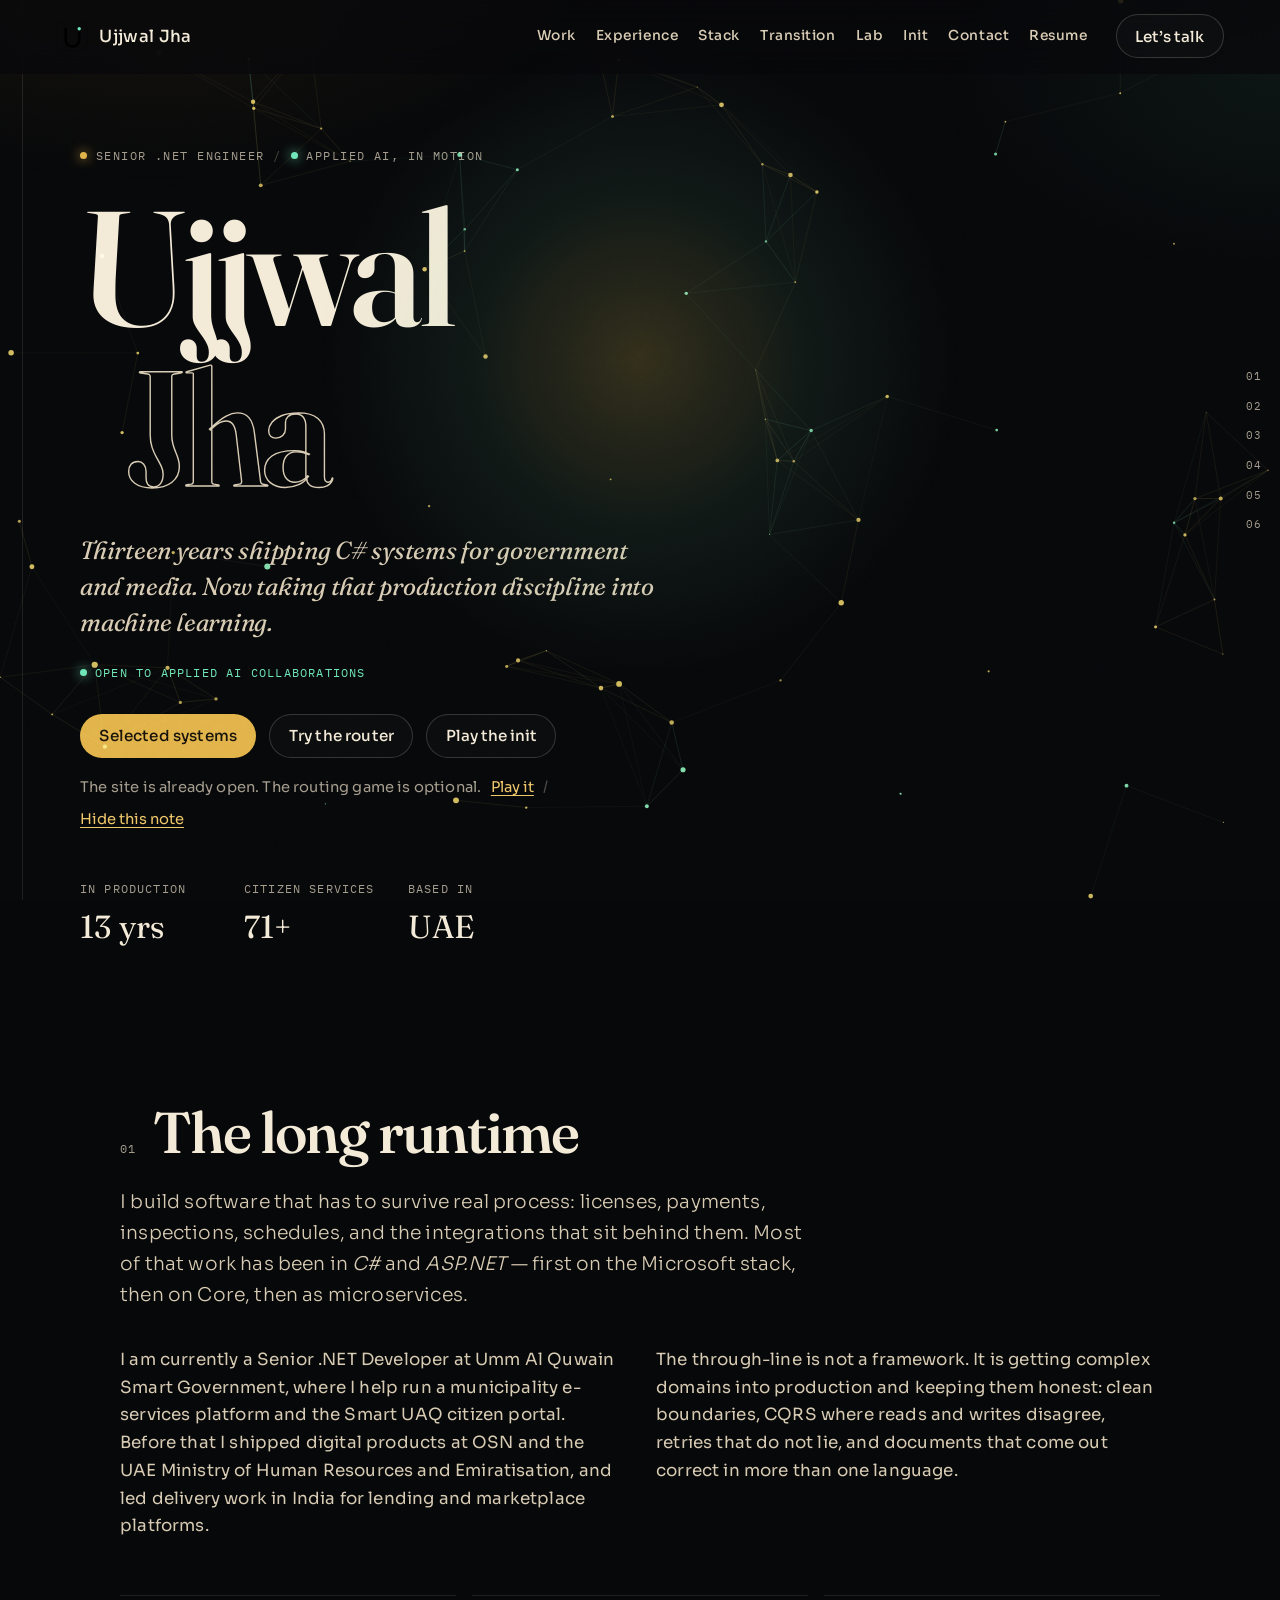
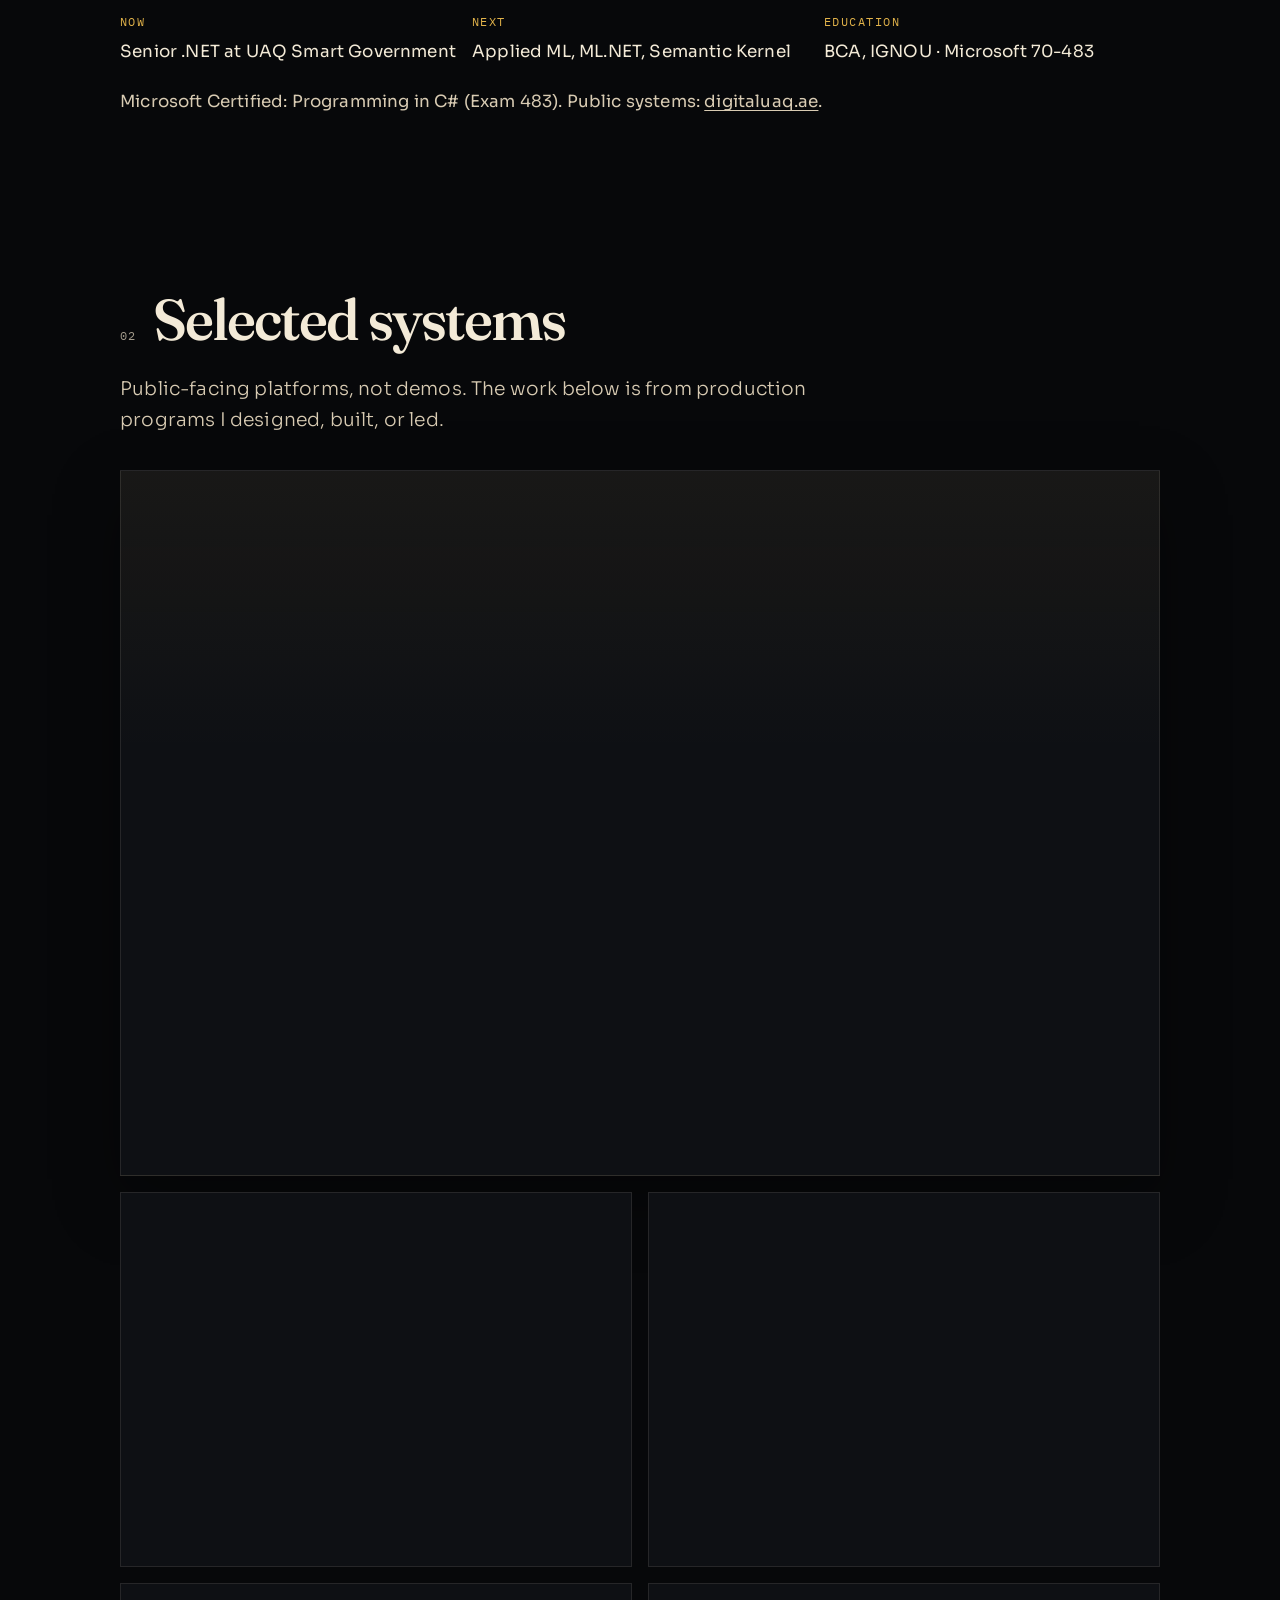
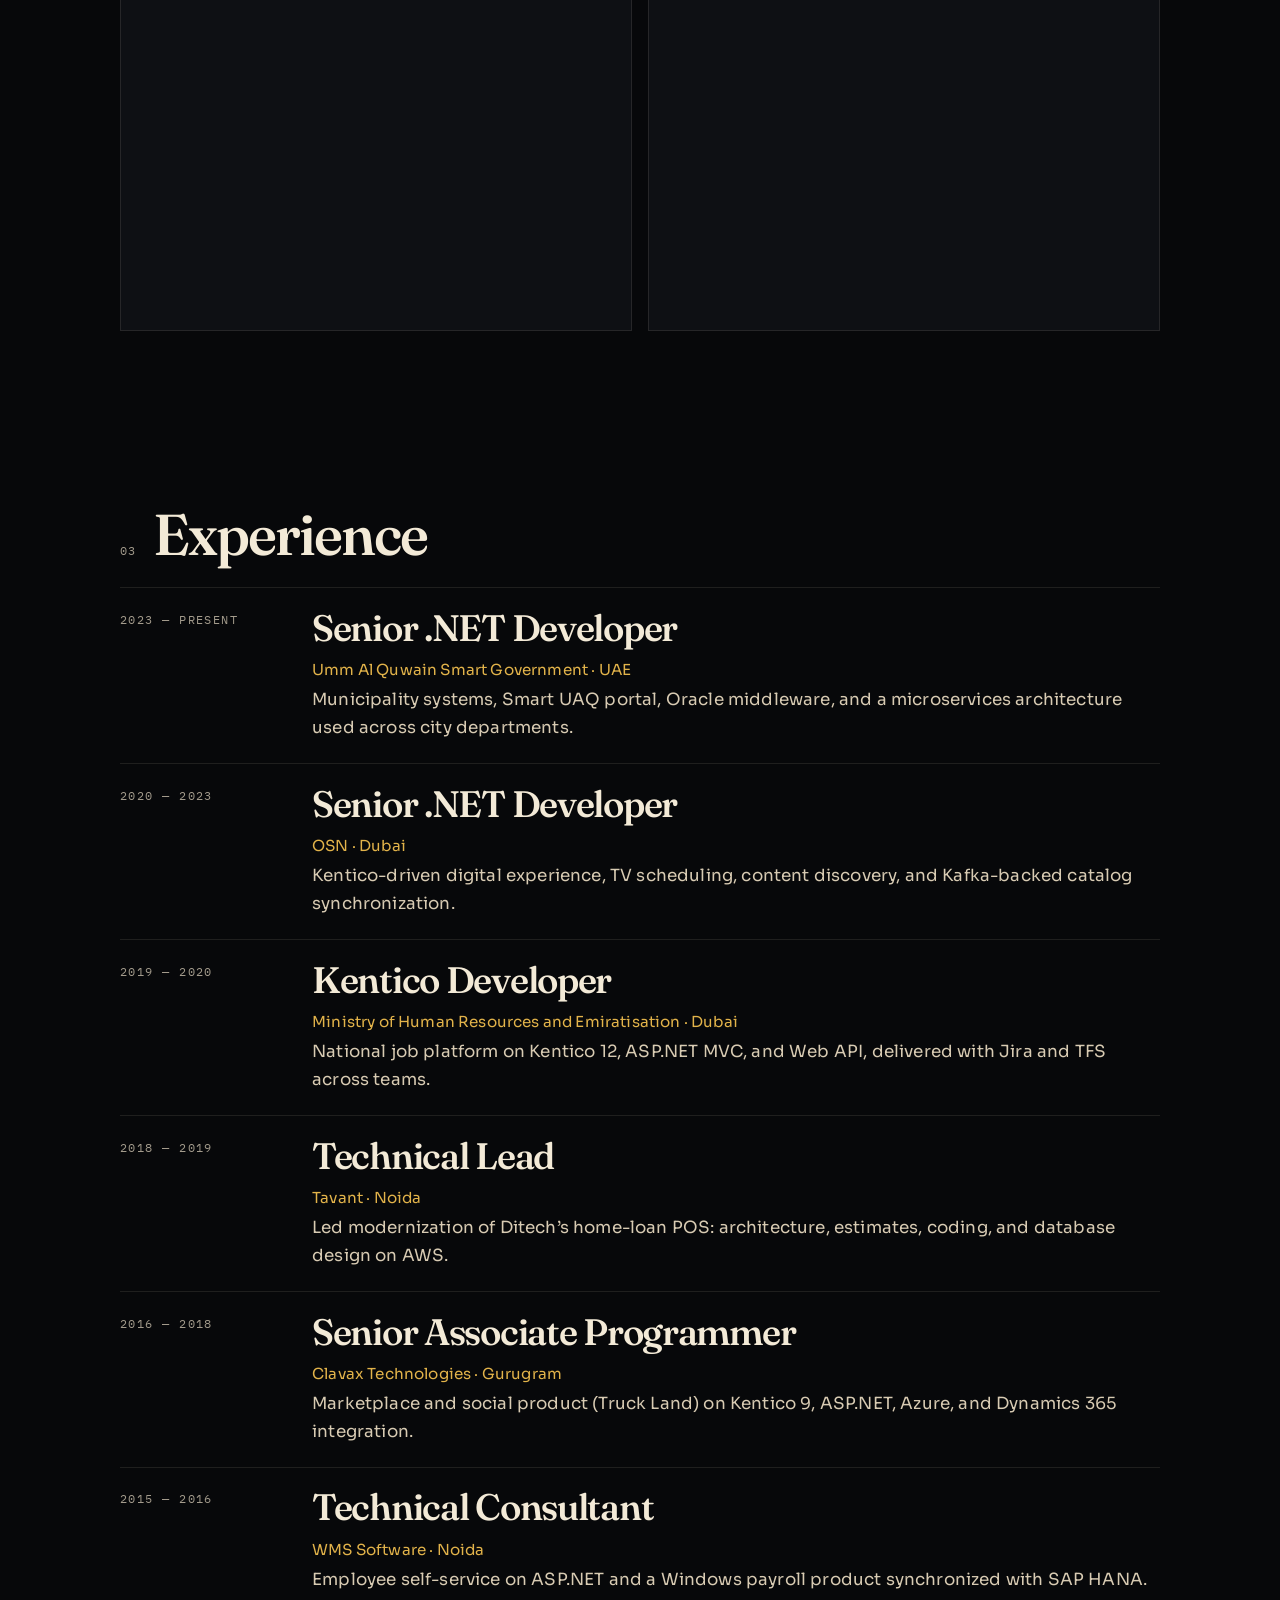
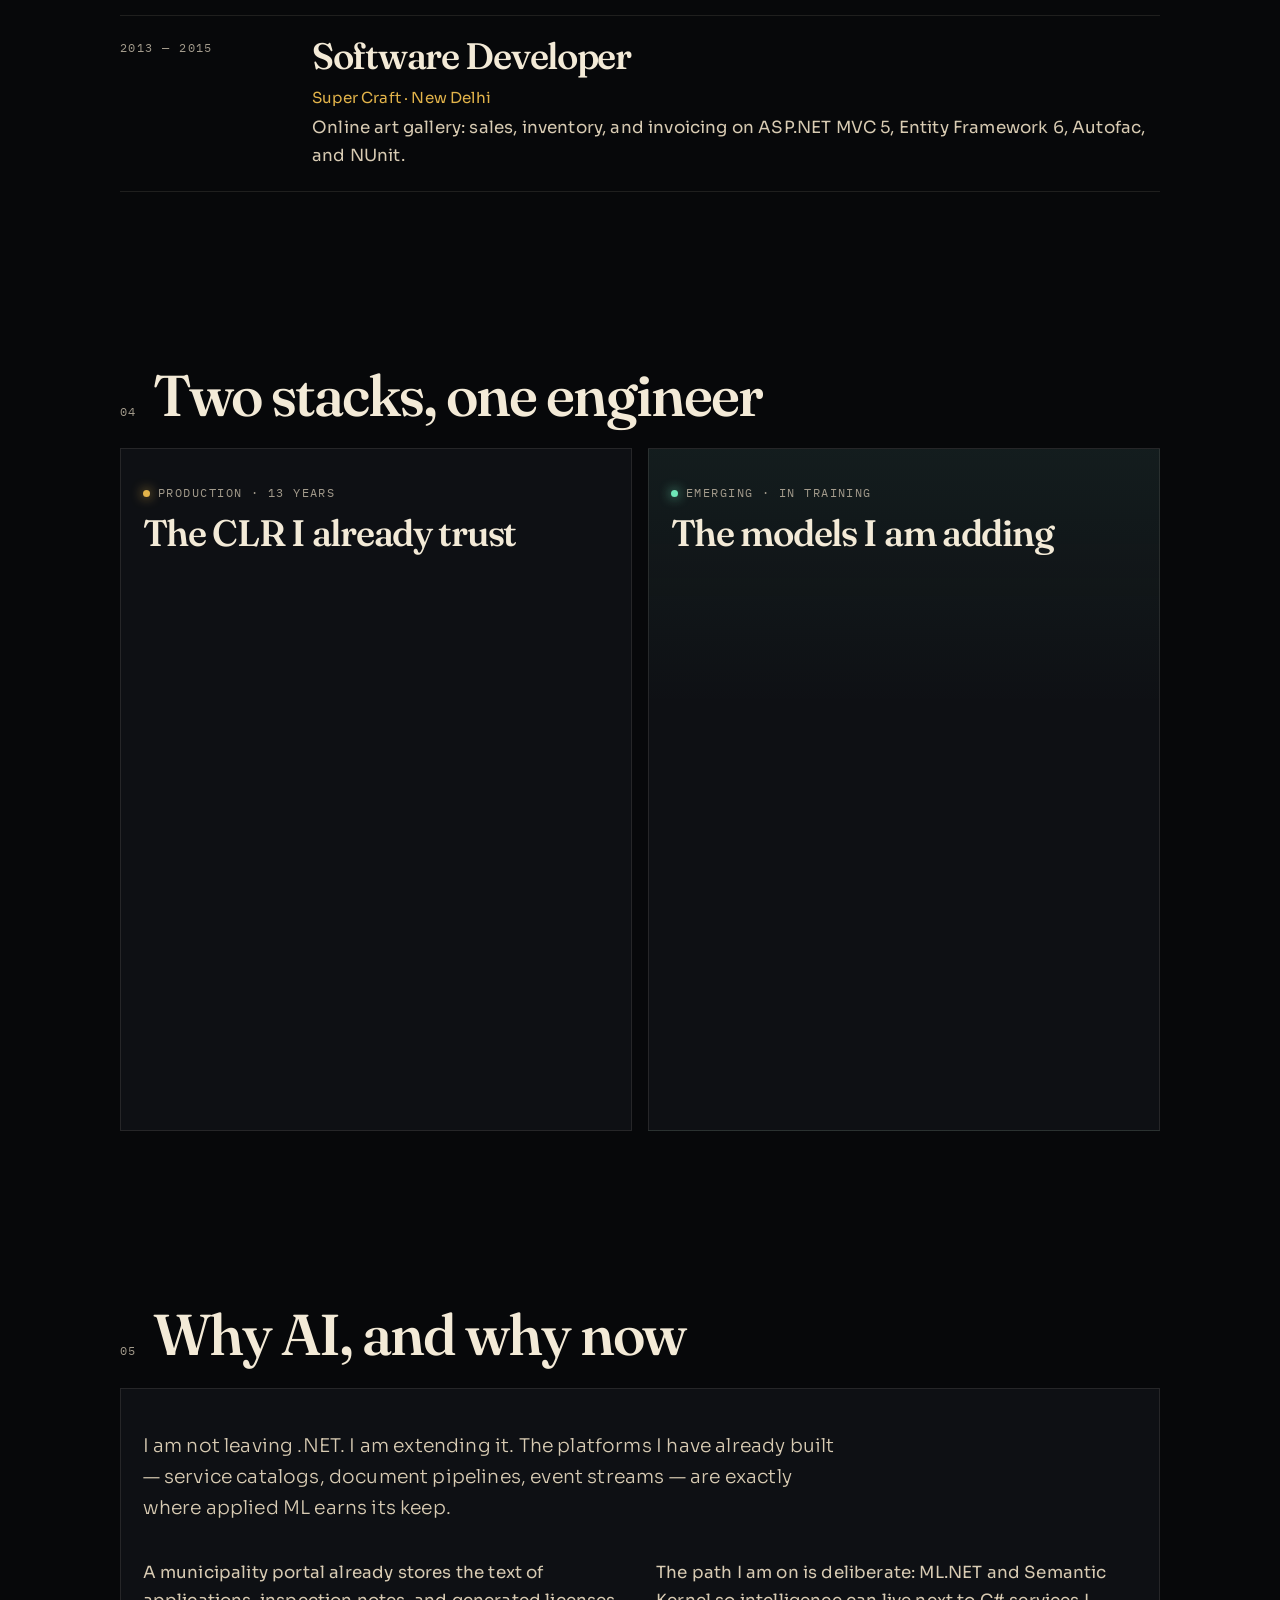
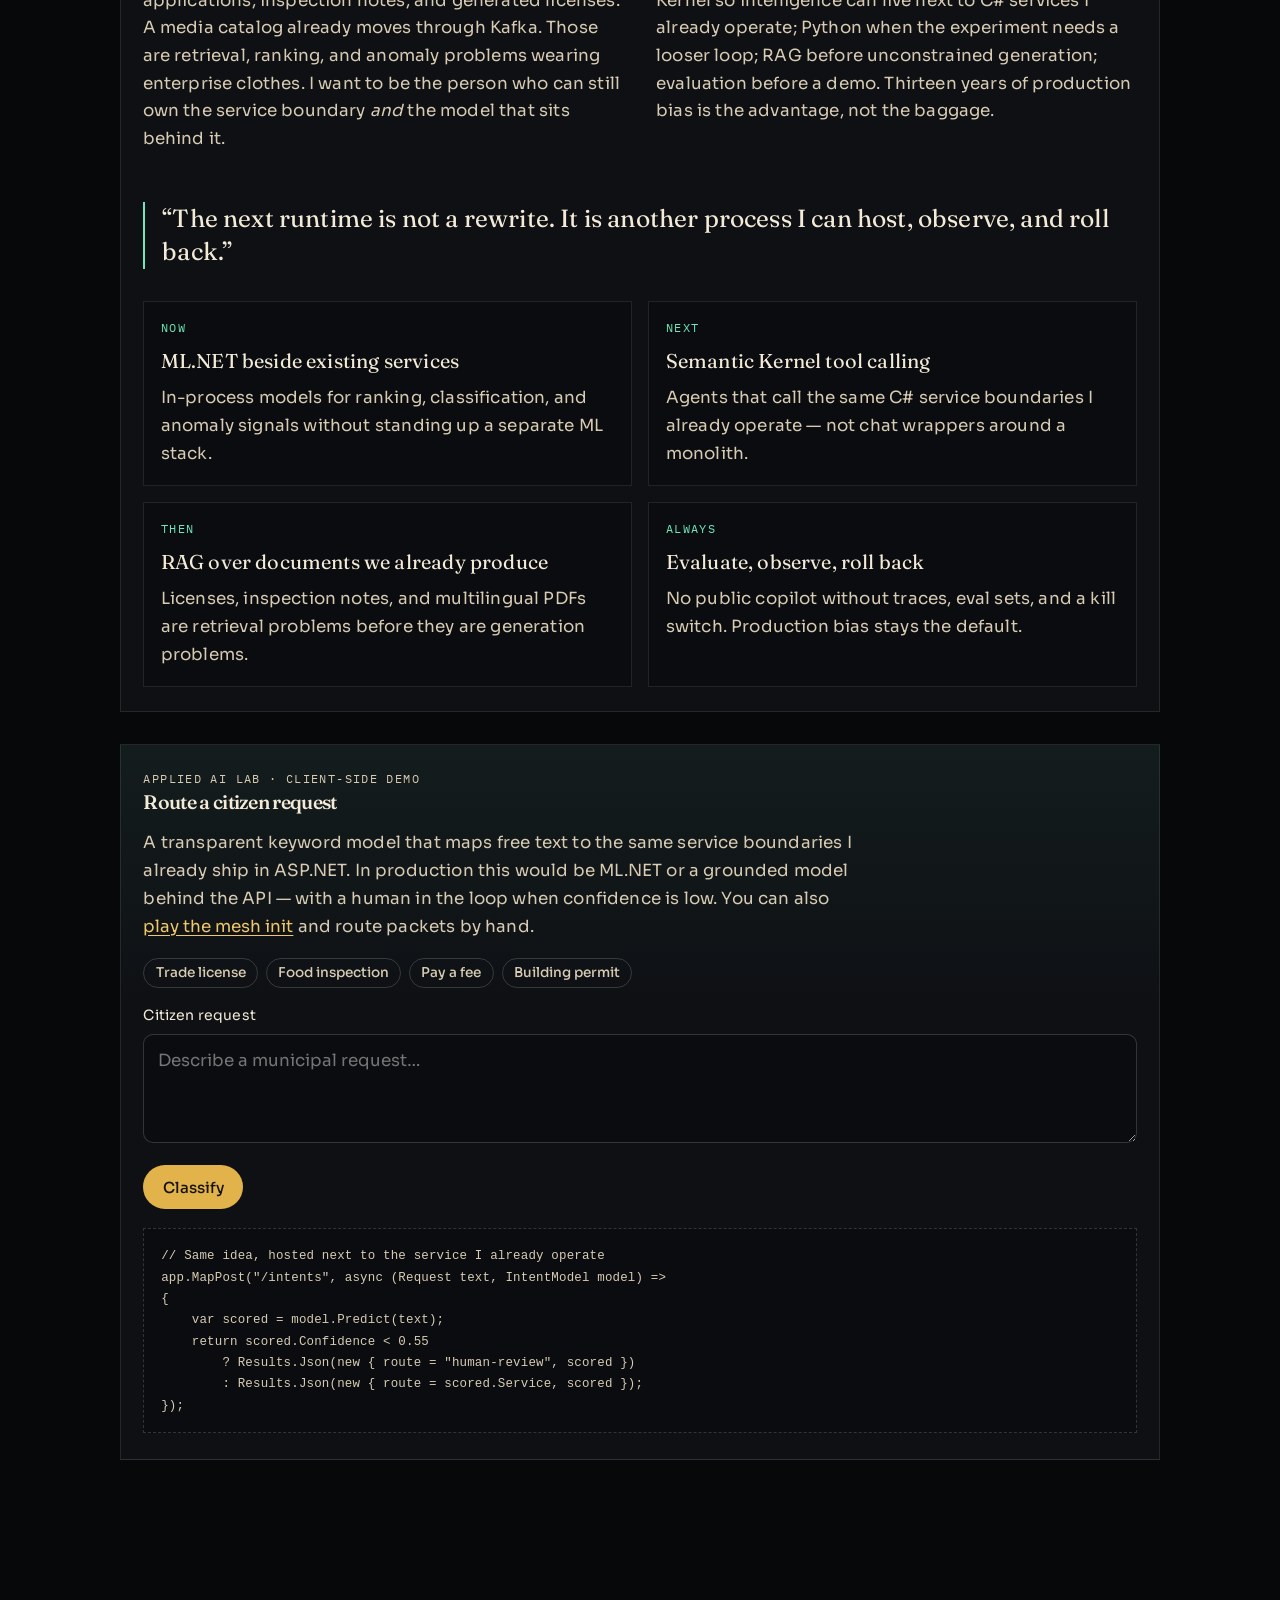
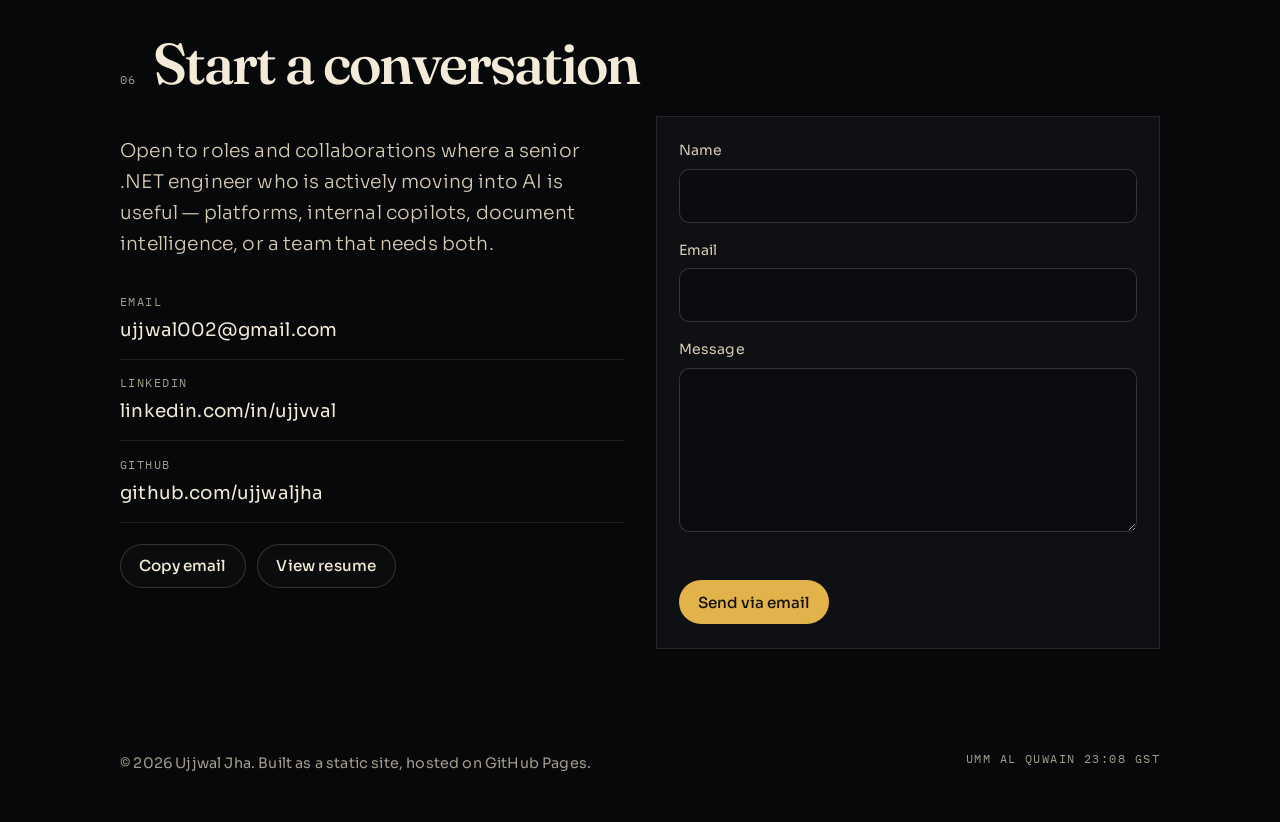
<file: index.html>
<!DOCTYPE html>
<html lang="en">
  <head>
    <meta charset="utf-8" />
    <meta name="viewport" content="width=device-width, initial-scale=1" />
    <title>Ujjwal Jha — Senior .NET Engineer moving into AI</title>
    <meta
      name="description"
      content="Ujjwal Jha is a senior C# / .NET engineer with 13 years in production systems for government and media, now transitioning into applied AI and machine learning."
    />
    <meta name="author" content="Ujjwal Jha" />
    <meta name="theme-color" content="#07080a" />
    <link rel="canonical" href="https://ujjwaljha.github.io/Ujjwaljha/" />
    <link rel="icon" type="image/svg+xml" href="assets/favicon.svg" />

    <meta property="og:type" content="website" />
    <meta property="og:title" content="Ujjwal Jha — Senior .NET Engineer moving into AI" />
    <meta
      property="og:description"
      content="Thirteen years shipping C# systems. Now building toward intelligent ones."
    />
    <meta property="og:url" content="https://ujjwaljha.github.io/Ujjwaljha/" />
    <meta property="og:image" content="https://ujjwaljha.github.io/Ujjwaljha/assets/og.png" />
    <meta property="og:image:width" content="1200" />
    <meta property="og:image:height" content="630" />
    <meta name="twitter:card" content="summary_large_image" />
    <meta name="twitter:image" content="https://ujjwaljha.github.io/Ujjwaljha/assets/og.png" />
    <link rel="apple-touch-icon" href="assets/favicon.svg" />
    <meta name="twitter:title" content="Ujjwal Jha — Senior .NET Engineer moving into AI" />
    <meta
      name="twitter:description"
      content="Thirteen years shipping C# systems. Now building toward intelligent ones."
    />

    <link rel="preconnect" href="https://fonts.googleapis.com" />
    <link rel="preconnect" href="https://fonts.gstatic.com" crossorigin />
    <link
      href="https://fonts.googleapis.com/css2?family=Fraunces:ital,opsz,wght@0,9..144,400;0,9..144,560;1,9..144,400&family=IBM+Plex+Mono:wght@400;500&family=Sora:wght@300;400;500;600&display=swap"
      rel="stylesheet"
    />
    <link rel="stylesheet" href="css/styles.css" />

    <script type="application/ld+json">
      {
        "@context": "https://schema.org",
        "@type": "Person",
        "name": "Ujjwal Jha",
        "jobTitle": "Senior .NET Engineer",
        "description": "Senior C# and ASP.NET engineer with 13 years of experience, transitioning into applied AI and machine learning.",
        "url": "https://ujjwaljha.github.io/Ujjwaljha/",
        "email": "mailto:ujjwal002@gmail.com",
        "address": {
          "@type": "PostalAddress",
          "addressLocality": "Umm Al Quwain",
          "addressCountry": "AE"
        },
        "alumniOf": {
          "@type": "CollegeOrUniversity",
          "name": "Indira Gandhi National Open University"
        },
        "sameAs": [
          "https://github.com/ujjwaljha",
          "https://www.linkedin.com/in/ujjvval"
        ],
        "knowsAbout": [
          "C#",
          "ASP.NET Core",
          "Microservices",
          "Angular",
          "Oracle",
          "Azure",
          "Machine Learning",
          "ML.NET"
        ]
      }
    </script>
  </head>
  <body>
    <a class="skip-link" href="#main">Skip to content</a>
    <div class="grain" aria-hidden="true"></div>
    <div class="spotlight" aria-hidden="true"></div>
    <canvas class="stage" data-field aria-hidden="true"></canvas>
    <div class="cursor" data-cursor aria-hidden="true">
      <span class="cursor__ring"></span>
      <span class="cursor__core"></span>
    </div>
    <div class="filament" aria-hidden="true"><span class="filament__fill"></span></div>

    <header class="site-header" data-header>
      <div class="site-header__inner">
        <a class="brand" href="#top" aria-label="Ujjwal Jha, home">
          <img src="assets/mark.svg" alt="" width="32" height="32" />
          <span>Ujjwal Jha</span>
        </a>
        <nav class="nav" data-nav aria-label="Primary">
          <a href="#work">Work</a>
          <a href="#experience">Experience</a>
          <a href="#stack">Stack</a>
          <a href="#transition">Transition</a>
          <a href="#lab">Lab</a>
          <a href="#init" data-init-open>Init</a>
          <a href="#contact">Contact</a>
          <a href="resume.html">Resume</a>
        </nav>
        <a class="btn btn--ghost header-cta" href="#contact">Let’s talk</a>
        <button class="nav-toggle" type="button" data-nav-toggle aria-expanded="false" aria-controls="mobile-nav">
          <span class="sr-only">Menu</span>
          <span></span>
          <span></span>
        </button>
      </div>
      <div class="mobile-nav" id="mobile-nav" data-mobile-nav hidden>
        <a href="#work">Work</a>
        <a href="#experience">Experience</a>
        <a href="#stack">Stack</a>
        <a href="#transition">Transition</a>
        <a href="#lab">Lab</a>
        <a href="#init" data-init-open>Init</a>
        <a href="#contact">Contact</a>
        <a href="resume.html">Resume</a>
      </div>
    </header>

    <aside class="rail" aria-hidden="true">
      <a href="#about" data-rail="about">01</a>
      <a href="#work" data-rail="work">02</a>
      <a href="#experience" data-rail="experience">03</a>
      <a href="#stack" data-rail="stack">04</a>
      <a href="#transition" data-rail="transition">05</a>
      <a href="#contact" data-rail="contact">06</a>
    </aside>

    <main id="main">
      <section class="hero" id="top">
        <div class="hero__grid">
          <p class="eyebrow">
            <span class="dot dot--amber"></span>
            Senior .NET engineer
            <span class="sep">/</span>
            <span class="dot dot--mint"></span>
            Applied AI, in motion
          </p>
          <h1>
            <span class="hero__given">Ujjwal</span>
            <span class="hero__family">Jha</span>
          </h1>
          <p class="hero__lede">
            Thirteen years shipping C# systems for government and media.
            Now taking that production discipline into machine learning.
          </p>
          <p class="avail">
            <span class="dot dot--mint"></span>
            Open to applied AI collaborations
          </p>
          <div class="hero__actions">
            <a class="btn btn--primary" href="#work">Selected systems</a>
            <a class="btn btn--ghost" href="#lab">Try the router</a>
            <button class="btn btn--ghost" type="button" data-init-open>Play the init</button>
          </div>
          <p class="hero__hint" data-welcome hidden>
            <span>The site is already open. The routing game is optional.</span>
            <button class="text-link" type="button" data-welcome-play>Play it</button>
            <span class="sep">/</span>
            <button class="text-link" type="button" data-welcome-skip>Hide this note</button>
          </p>
          <dl class="hero__stats">
            <div>
              <dt>In production</dt>
              <dd>13 yrs</dd>
            </div>
            <div>
              <dt>Citizen services</dt>
              <dd>71+</dd>
            </div>
            <div>
              <dt>Based in</dt>
              <dd>UAE</dd>
            </div>
          </dl>
        </div>
      </section>

      <section class="section about reveal" id="about" data-section="about">
        <div class="section__meta">
          <span class="index">01</span>
          <h2>The long runtime</h2>
        </div>
        <div class="about__body">
          <p class="lead">
            I build software that has to survive real process: licenses, payments,
            inspections, schedules, and the integrations that sit behind them.
            Most of that work has been in <em>C#</em> and <em>ASP.NET</em> —
            first on the Microsoft stack, then on Core, then as microservices.
          </p>
          <div class="about__split">
            <p>
              I am currently a Senior .NET Developer at Umm Al Quwain Smart Government,
              where I help run a municipality e-services platform and the Smart UAQ
              citizen portal. Before that I shipped digital products at OSN and
              the UAE Ministry of Human Resources and Emiratisation, and led
              delivery work in India for lending and marketplace platforms.
            </p>
            <p>
              The through-line is not a framework. It is getting complex domains
              into production and keeping them honest: clean boundaries, CQRS
              where reads and writes disagree, retries that do not lie, and
              documents that come out correct in more than one language.
            </p>
          </div>
          <ul class="now-strip">
            <li>
              <span>Now</span>
              Senior .NET at UAQ Smart Government
            </li>
            <li>
              <span>Next</span>
              Applied ML, ML.NET, Semantic Kernel
            </li>
            <li>
              <span>Education</span>
              BCA, IGNOU · Microsoft 70-483
            </li>
          </ul>
          <p class="about__proof">
            Microsoft Certified: Programming in C# (Exam 483).
            Public systems:
            <a href="https://www.digitaluaq.ae/" target="_blank" rel="noopener noreferrer">digitaluaq.ae</a>.
          </p>
        </div>
      </section>

      <section class="section work reveal" id="work" data-section="work">
        <div class="section__meta">
          <span class="index">02</span>
          <h2>Selected systems</h2>
        </div>
        <p class="section__intro">
          Public-facing platforms, not demos. The work below is from production
          programs I designed, built, or led.
        </p>

        <article class="feature" data-tilt="4">
          <div class="feature__copy">
            <p class="feature__kicker">2023 — Present · Umm Al Quwain Smart Government</p>
            <h3>Municipality e-services platform</h3>
            <p>
              A microservices platform that moved 71+ municipal services online
              for citizens, residents, and businesses — applications, inspections,
              approvals, payments, licenses, and official documents. It replaced
              paper-heavy, department-by-department process with one lifecycle.
            </p>
            <ul class="feature__points">
              <li>ASP.NET Core services for administration, e-service, auth, payment, and work management, fronted by Ocelot and consumed by Angular.</li>
              <li>CQRS with MediatR, EF Core on Oracle, Identity + JWT, and department-level authorization.</li>
              <li>UAE PASS for SSO and digital signatures; IronPdf and ClosedXML for multilingual PDFs with QR codes.</li>
              <li>Event-driven links to Central Lab and DED, with Polly retries and circuit breakers.</li>
            </ul>
            <ul class="tags">
              <li>ASP.NET Core</li>
              <li>Angular</li>
              <li>CQRS</li>
              <li>Oracle</li>
              <li>UAE PASS</li>
              <li>SignalR</li>
              <li>Hangfire</li>
            </ul>
            <p class="case__link">
              <a href="https://www.digitaluaq.ae/" target="_blank" rel="noopener noreferrer">Visit Digital UAQ</a>
            </p>
          </div>
          <div class="feature__panel" aria-hidden="true">
            <svg class="blueprint" viewBox="0 0 420 360" role="img">
              <text x="24" y="28">SERVICE MESH · UAQ</text>
              <rect class="bp-box" x="24" y="48" width="110" height="52" rx="6" />
              <text x="36" y="70">Gateway</text>
              <text x="36" y="88">Ocelot</text>
              <rect class="bp-box" x="155" y="48" width="110" height="52" rx="6" />
              <text x="167" y="70">Identity</text>
              <text x="167" y="88">JWT · UAE PASS</text>
              <rect class="bp-box" x="286" y="48" width="110" height="52" rx="6" />
              <text x="298" y="70">Angular</text>
              <text x="298" y="88">Citizen UI</text>
              <rect class="bp-box bp-box--hot" x="24" y="132" width="110" height="52" rx="6" />
              <text x="36" y="154">eService</text>
              <text x="36" y="172">71+ flows</text>
              <rect class="bp-box" x="155" y="132" width="110" height="52" rx="6" />
              <text x="167" y="154">Payment</text>
              <text x="167" y="172">Receipts</text>
              <rect class="bp-box" x="286" y="132" width="110" height="52" rx="6" />
              <text x="298" y="154">Work Mgmt</text>
              <text x="298" y="172">Inspections</text>
              <rect class="bp-box" x="24" y="216" width="176" height="52" rx="6" />
              <text x="36" y="238">Oracle · EF Core</text>
              <text x="36" y="256">Repository / UoW</text>
              <rect class="bp-box bp-box--mint" x="220" y="216" width="176" height="52" rx="6" />
              <text x="232" y="238">Docs · Events</text>
              <text x="232" y="256">PDF · CAP · Lab / DED</text>
              <path class="bp-line" d="M79 100v32M210 100v32M341 100v32M79 184v32M210 184v32M341 184v32M112 242h-0" />
            </svg>
            <p class="feature__caption">Clean layers, not a monolith with extra steps.</p>
          </div>
        </article>

        <div class="cases">
          <article class="case" data-tilt="7">
            <p class="case__meta">2023 — Present · UAQ</p>
            <h3>Smart UAQ portal</h3>
            <p>
              Citizen entry point for applying to municipal services and tracking
              status across departments. ASP.NET Core and Angular, wired into
              multiple government entities so a request does not die at a
              departmental boundary.
            </p>
            <ul class="tags">
              <li>ASP.NET Core</li>
              <li>Angular</li>
              <li>Oracle middleware</li>
            </ul>
            <p class="case__link">
              <a href="https://www.digitaluaq.ae/" target="_blank" rel="noopener noreferrer">Visit Digital UAQ</a>
            </p>
          </article>
          <article class="case" data-tilt="7">
            <p class="case__meta">2020 — 2023 · OSN, Dubai</p>
            <h3>OSN digital platform</h3>
            <p>
              Kentico modules and dynamic pages for a regional media brand,
              including a TV scheduler and a weekly content finder. Kafka kept
              large-scale channel catalog changes in sync instead of waiting on
              overnight jobs.
            </p>
            <ul class="tags">
              <li>Kentico</li>
              <li>ASP.NET</li>
              <li>Kafka</li>
            </ul>
          </article>
          <article class="case" data-tilt="7">
            <p class="case__meta">2019 — 2020 · MOHRE</p>
            <h3>National job platform</h3>
            <p>
              Job-seeker and employer experience for the Ministry of Human
              Resources and Emiratisation. Kentico 12, ASP.NET MVC, and Web API,
              with a measured 30% improvement in site performance.
            </p>
            <ul class="tags">
              <li>Kentico 12</li>
              <li>ASP.NET MVC</li>
              <li>Web API</li>
            </ul>
            <p class="case__link">
              <a href="https://www.mohre.gov.ae/" target="_blank" rel="noopener noreferrer">Visit MOHRE</a>
            </p>
          </article>
          <article class="case" data-tilt="7">
            <p class="case__meta">2018 — 2019 · Tavant</p>
            <h3>Ditech lending modernization</h3>
            <p>
              Technical lead on a US home-loan POS: buy, refinance, specialist
              finder, content, and account. Analysis, estimates, database design,
              and delivery on Kentico 11, ASP.NET, Web API, and AWS.
            </p>
            <ul class="tags">
              <li>Technical lead</li>
              <li>Kentico 11</li>
              <li>AWS</li>
            </ul>
          </article>
        </div>
      </section>

      <section class="section experience reveal" id="experience" data-section="experience">
        <div class="section__meta">
          <span class="index">03</span>
          <h2>Experience</h2>
        </div>
        <ol class="timeline">
          <li>
            <div class="timeline__when">2023 — Present</div>
            <div class="timeline__what">
              <h3>Senior .NET Developer</h3>
              <p class="org">Umm Al Quwain Smart Government · UAE</p>
              <p>Municipality systems, Smart UAQ portal, Oracle middleware, and a microservices architecture used across city departments.</p>
            </div>
          </li>
          <li>
            <div class="timeline__when">2020 — 2023</div>
            <div class="timeline__what">
              <h3>Senior .NET Developer</h3>
              <p class="org">OSN · Dubai</p>
              <p>Kentico-driven digital experience, TV scheduling, content discovery, and Kafka-backed catalog synchronization.</p>
            </div>
          </li>
          <li>
            <div class="timeline__when">2019 — 2020</div>
            <div class="timeline__what">
              <h3>Kentico Developer</h3>
              <p class="org">Ministry of Human Resources and Emiratisation · Dubai</p>
              <p>National job platform on Kentico 12, ASP.NET MVC, and Web API, delivered with Jira and TFS across teams.</p>
            </div>
          </li>
          <li>
            <div class="timeline__when">2018 — 2019</div>
            <div class="timeline__what">
              <h3>Technical Lead</h3>
              <p class="org">Tavant · Noida</p>
              <p>Led modernization of Ditech’s home-loan POS: architecture, estimates, coding, and database design on AWS.</p>
            </div>
          </li>
          <li>
            <div class="timeline__when">2016 — 2018</div>
            <div class="timeline__what">
              <h3>Senior Associate Programmer</h3>
              <p class="org">Clavax Technologies · Gurugram</p>
              <p>Marketplace and social product (Truck Land) on Kentico 9, ASP.NET, Azure, and Dynamics 365 integration.</p>
            </div>
          </li>
          <li>
            <div class="timeline__when">2015 — 2016</div>
            <div class="timeline__what">
              <h3>Technical Consultant</h3>
              <p class="org">WMS Software · Noida</p>
              <p>Employee self-service on ASP.NET and a Windows payroll product synchronized with SAP HANA.</p>
            </div>
          </li>
          <li>
            <div class="timeline__when">2013 — 2015</div>
            <div class="timeline__what">
              <h3>Software Developer</h3>
              <p class="org">Super Craft · New Delhi</p>
              <p>Online art gallery: sales, inventory, and invoicing on ASP.NET MVC 5, Entity Framework 6, Autofac, and NUnit.</p>
            </div>
          </li>
        </ol>
      </section>

      <section class="section stack reveal" id="stack" data-section="stack">
        <div class="section__meta">
          <span class="index">04</span>
          <h2>Two stacks, one engineer</h2>
        </div>
        <div class="stack__grid">
          <div class="stack-card" data-tilt="7">
            <p class="stack-card__label">
              <span class="dot dot--amber"></span>
              Production · 13 years
            </p>
            <h3>The CLR I already trust</h3>
            <ul class="skill-list">
              <li>C# · .NET Framework &amp; .NET</li>
              <li>ASP.NET MVC, Web API, ASP.NET Core</li>
              <li>Angular · TypeScript</li>
              <li>Microservices · Ocelot · Clean / layered architecture</li>
              <li>CQRS · MediatR · Autofac · AutoMapper · FluentValidation</li>
              <li>EF Core · Oracle · SQL Server · LINQ</li>
              <li>JWT · ASP.NET Identity · UAE PASS</li>
              <li>SignalR · Hangfire · NLog · Polly</li>
              <li>Kafka · event-driven integration</li>
              <li>Kentico CMS · IronPdf · ClosedXML</li>
              <li>Azure App Service · Azure SQL · AWS</li>
            </ul>
          </div>
          <div class="stack-card stack-card--mint" data-tilt="7">
            <p class="stack-card__label">
              <span class="dot dot--mint"></span>
              Emerging · in training
            </p>
            <h3>The models I am adding</h3>
            <ul class="skill-list">
              <li>ML.NET for in-process models on .NET</li>
              <li>Semantic Kernel for agents and tool calling</li>
              <li>Azure OpenAI and grounded LLM features</li>
              <li>Retrieval-augmented generation over enterprise docs</li>
              <li>Python for data work and experiment loops</li>
              <li>Classical ML: classification, ranking, forecasting</li>
              <li>Evaluation, observability, and safe rollout</li>
              <li>Prompt design treated as an interface contract</li>
            </ul>
            <p class="stack-card__note">
              I do not list these as a decade of production ML. They are the
              next tools I am putting on top of systems I already know how to ship.
            </p>
          </div>
        </div>
      </section>

      <section class="section transition reveal" id="transition" data-section="transition">
        <div class="section__meta">
          <span class="index">05</span>
          <h2>Why AI, and why now</h2>
        </div>
        <div class="transition__panel">
          <p class="lead">
            I am not leaving .NET. I am extending it. The platforms I have already
            built — service catalogs, document pipelines, event streams — are
            exactly where applied ML earns its keep.
          </p>
          <div class="about__split">
            <p>
              A municipality portal already stores the text of applications,
              inspection notes, and generated licenses. A media catalog already
              moves through Kafka. Those are retrieval, ranking, and anomaly
              problems wearing enterprise clothes. I want to be the person who
              can still own the service boundary <em>and</em> the model that sits
              behind it.
            </p>
            <p>
              The path I am on is deliberate: ML.NET and Semantic Kernel so
              intelligence can live next to C# services I already operate;
              Python when the experiment needs a looser loop; RAG before
              unconstrained generation; evaluation before a demo. Thirteen years
              of production bias is the advantage, not the baggage.
            </p>
          </div>
          <blockquote>
            <p>
              “The next runtime is not a rewrite. It is another process I can
              host, observe, and roll back.”
            </p>
          </blockquote>
          <ol class="path">
            <li data-tilt="6">
              <span>Now</span>
              <strong>ML.NET beside existing services</strong>
              <p>In-process models for ranking, classification, and anomaly signals without standing up a separate ML stack.</p>
            </li>
            <li data-tilt="6">
              <span>Next</span>
              <strong>Semantic Kernel tool calling</strong>
              <p>Agents that call the same C# service boundaries I already operate — not chat wrappers around a monolith.</p>
            </li>
            <li data-tilt="6">
              <span>Then</span>
              <strong>RAG over documents we already produce</strong>
              <p>Licenses, inspection notes, and multilingual PDFs are retrieval problems before they are generation problems.</p>
            </li>
            <li data-tilt="6">
              <span>Always</span>
              <strong>Evaluate, observe, roll back</strong>
              <p>No public copilot without traces, eval sets, and a kill switch. Production bias stays the default.</p>
            </li>
          </ol>
        </div>

        <article class="lab" id="lab">
          <p class="lab__kicker">Applied AI lab · client-side demo</p>
          <h3>Route a citizen request</h3>
          <p>
            A transparent keyword model that maps free text to the same service
            boundaries I already ship in ASP.NET. In production this would be
            ML.NET or a grounded model behind the API — with a human in the loop
            when confidence is low.
            You can also <button class="text-link" type="button" data-init-open>play the mesh init</button>
            and route packets by hand.
          </p>
          <div class="lab__chips" data-lab-chips>
            <button type="button" data-sample="I need to renew my shop trade license before it expires.">Trade license</button>
            <button type="button" data-sample="When is the health inspection for my restaurant?">Food inspection</button>
            <button type="button" data-sample="I want to pay the municipality fee and download the receipt.">Pay a fee</button>
            <button type="button" data-sample="We need a building permit for a villa extension.">Building permit</button>
          </div>
          <form class="lab__form" data-lab-form>
            <label for="lab-query">Citizen request</label>
            <textarea id="lab-query" name="query" rows="3" placeholder="Describe a municipal request…" required></textarea>
            <button class="btn btn--primary" type="submit">Classify</button>
          </form>
          <div class="lab__out" data-lab-out hidden></div>
          <pre class="lab__code" tabindex="0"><code>// Same idea, hosted next to the service I already operate
app.MapPost("/intents", async (Request text, IntentModel model) =&gt;
{
    var scored = model.Predict(text);
    return scored.Confidence &lt; 0.55
        ? Results.Json(new { route = "human-review", scored })
        : Results.Json(new { route = scored.Service, scored });
});</code></pre>
        </article>
      </section>

      <section class="section contact reveal" id="contact" data-section="contact">
        <div class="section__meta">
          <span class="index">06</span>
          <h2>Start a conversation</h2>
        </div>
        <div class="contact__layout">
          <div>
            <p class="lead">
              Open to roles and collaborations where a senior .NET engineer
              who is actively moving into AI is useful — platforms, internal
              copilots, document intelligence, or a team that needs both.
            </p>
            <ul class="contact-links">
              <li>
                <a href="mailto:ujjwal002@gmail.com">ujjwal002@gmail.com</a>
                <span>Email</span>
              </li>
              <li>
                <a href="https://www.linkedin.com/in/ujjvval" target="_blank" rel="noopener noreferrer">linkedin.com/in/ujjvval</a>
                <span>LinkedIn</span>
              </li>
              <li>
                <a href="https://github.com/ujjwaljha" target="_blank" rel="noopener noreferrer">github.com/ujjwaljha</a>
                <span>GitHub</span>
              </li>
            </ul>
            <div class="contact-actions">
              <button class="btn btn--ghost" type="button" data-copy-email data-email="ujjwal002@gmail.com">
                Copy email
              </button>
              <a class="btn btn--ghost" href="resume.html">View resume</a>
            </div>
          </div>
          <form class="contact-form" data-contact-form novalidate>
            <div class="field">
              <label for="name">Name</label>
              <input id="name" name="name" type="text" autocomplete="name" required />
            </div>
            <div class="field">
              <label for="email">Email</label>
              <input id="email" name="email" type="email" autocomplete="email" required />
            </div>
            <div class="field">
              <label for="message">Message</label>
              <textarea id="message" name="message" rows="5" required></textarea>
            </div>
            <p class="form-status" data-form-status role="status" aria-live="polite"></p>
            <button class="btn btn--primary" type="submit">Send via email</button>
          </form>
        </div>
      </section>
    </main>

    <footer class="site-footer">
      <p>© <span data-year></span> Ujjwal Jha. Built as a static site, hosted on GitHub Pages.</p>
      <p class="site-footer__clock">
        Umm Al Quwain
        <time data-uae-clock datetime=""></time>
      </p>
    </footer>
    <a class="to-top" href="#top" data-to-top hidden>Top</a>

    <div class="init" id="init" data-init hidden>
      <canvas class="init__arena" data-arena aria-hidden="true"></canvas>
      <button class="init__dismiss" type="button" data-init-skip>Enter portfolio</button>
      <div class="init__screen" data-init-intro>
        <p class="init__kicker">Mesh init · client-side game</p>
        <h2>Bring the runtime online</h2>
        <p>
          Catch a citizen request with the gateway and drop it on the matching
          service. Ambiguous text goes to human review. Eight correct routes
          complete init. This is a toy — not a production model.
        </p>
        <ol class="init__how">
          <li>Tap a request chip below, or move onto a packet</li>
          <li>Tap the matching bay chip: License, Health, Pay, Build, or Review</li>
          <li>Wrong bay does not write. A clerk would take it.</li>
        </ol>
        <div class="init__actions">
          <button class="btn btn--primary" type="button" data-init-skip>Enter portfolio</button>
          <button class="btn btn--ghost" type="button" data-init-play>Start the game</button>
        </div>
      </div>
      <div class="init__hud" data-init-hud hidden>
        <p class="init__status" data-init-status role="status" aria-live="polite">Init running</p>
        <dl class="init__meters">
          <div>
            <dt>Routed</dt>
            <dd data-init-routed>0 / 8</dd>
          </div>
          <div>
            <dt>Score</dt>
            <dd data-init-score>0</dd>
          </div>
          <div>
            <dt>Lives</dt>
            <dd data-init-lives>3</dd>
          </div>
        </dl>
        <button class="btn btn--ghost" type="button" data-init-exit>Exit to portfolio</button>
      </div>
      <div class="init__easy" data-init-easy hidden>
        <p class="init__easy-label">Easy route · tap a request, then a bay</p>
        <div class="init__picks" data-init-packets></div>
        <div class="init__picks init__picks--bays" data-init-bays>
          <button type="button" data-bay="license">License</button>
          <button type="button" data-bay="health">Health</button>
          <button type="button" data-bay="payment">Pay</button>
          <button type="button" data-bay="engineering">Build</button>
          <button type="button" data-bay="review">Review</button>
        </div>
      </div>
      <div class="init__screen init__screen--end" data-init-end hidden>
        <p class="init__kicker">Mesh init</p>
        <h2 data-init-end-title>Mesh online</h2>
        <p data-init-end-copy>Eight routes landed.</p>
        <p class="init__best">Best score <strong data-init-best>0</strong></p>
        <div class="init__actions">
          <button class="btn btn--primary" type="button" data-init-enter>Enter portfolio</button>
          <button class="btn btn--ghost" type="button" data-init-again>Play again</button>
        </div>
      </div>
    </div>

    <script src="js/app.js"></script>
    <script src="js/game.js"></script>
  </body>
</html>
</file>
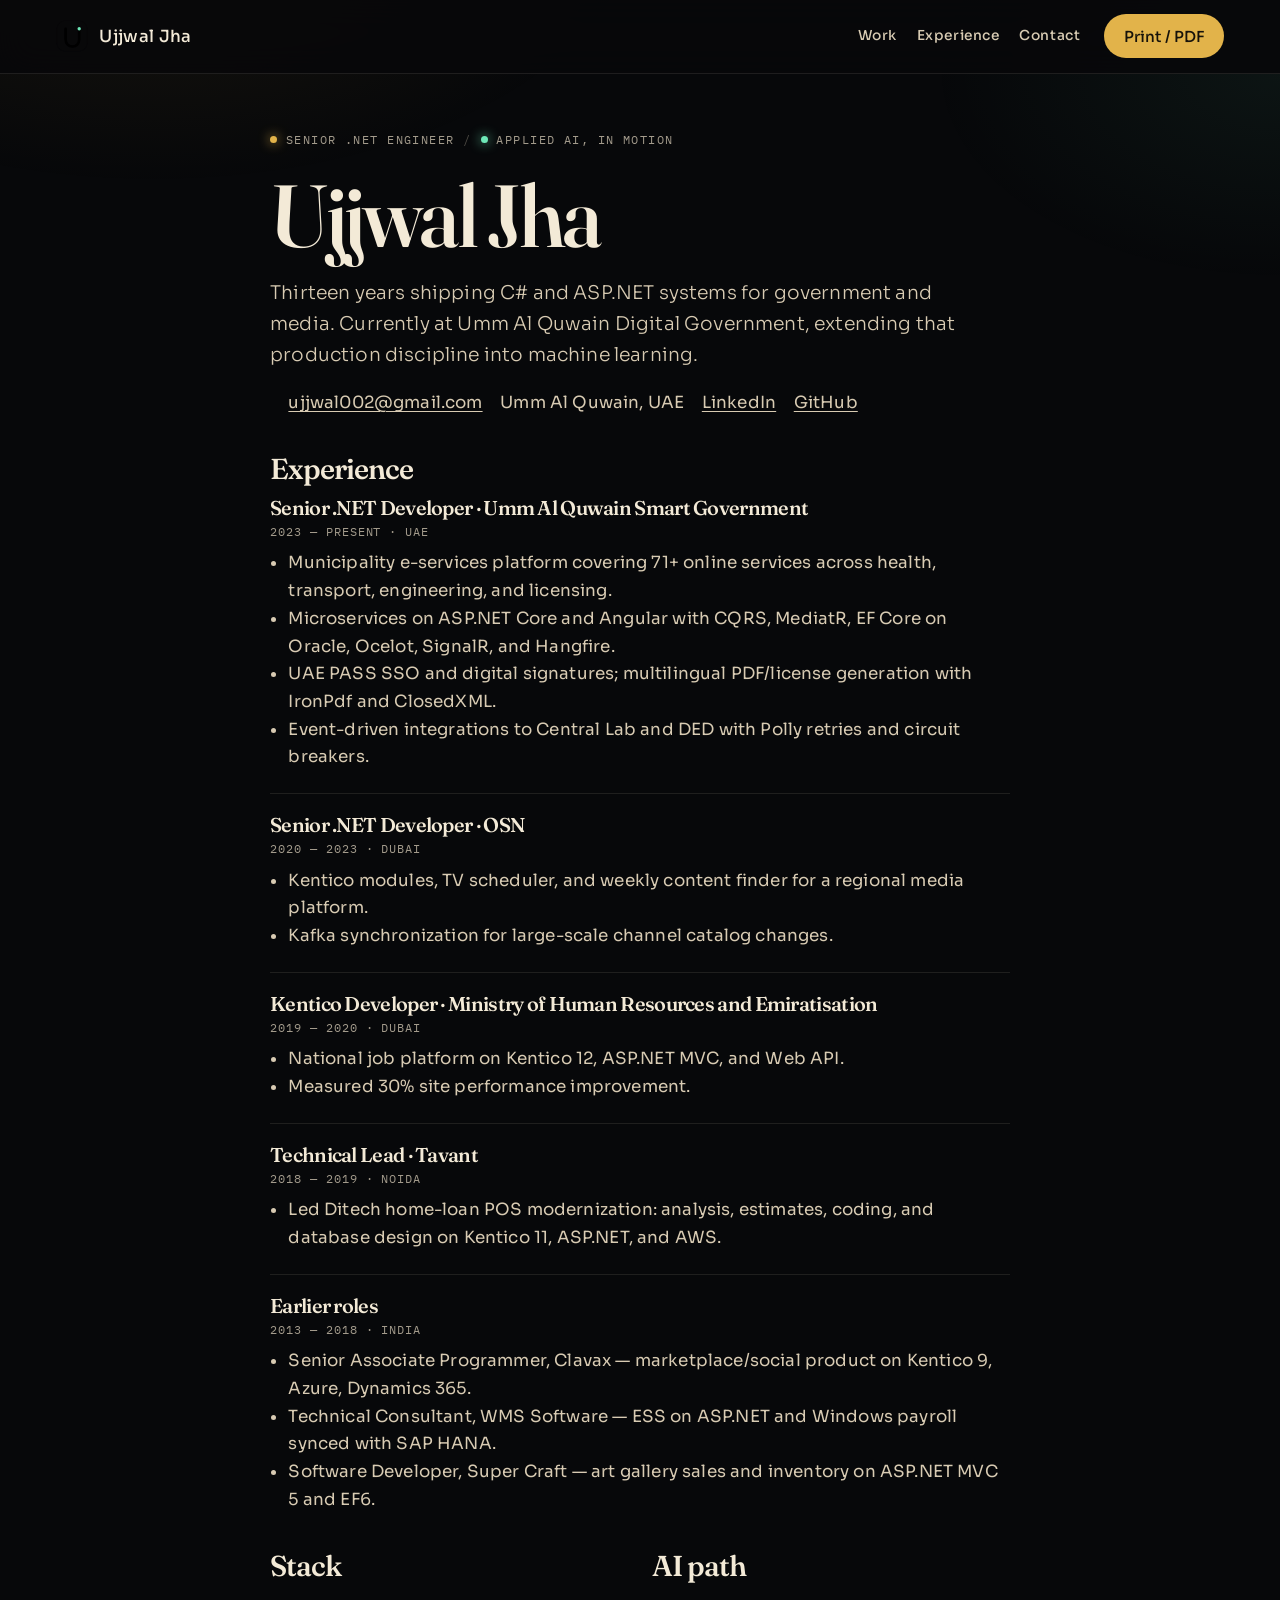
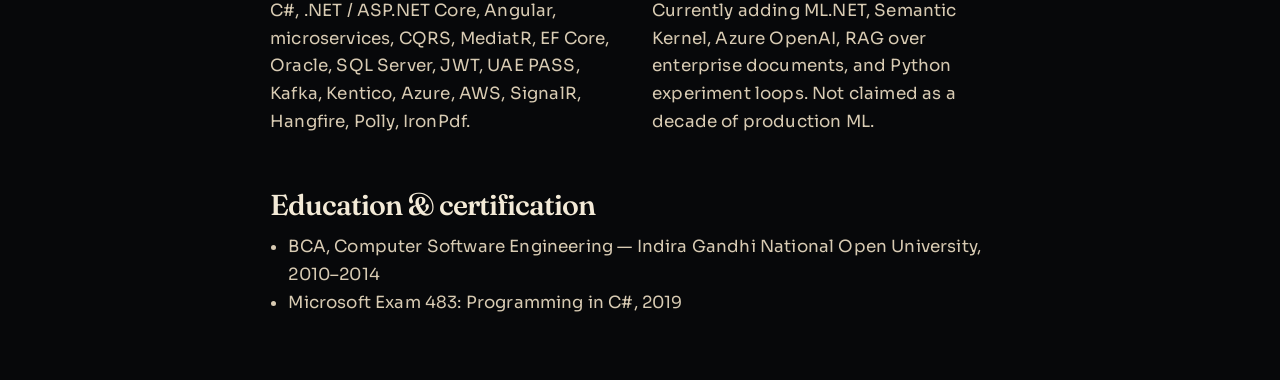
<file: resume.html>
<!DOCTYPE html>
<html lang="en">
  <head>
    <meta charset="utf-8" />
    <meta name="viewport" content="width=device-width, initial-scale=1" />
    <title>Resume — Ujjwal Jha</title>
    <meta
      name="description"
      content="Resume of Ujjwal Jha, senior C# / .NET engineer with 13 years in production systems, moving into applied AI."
    />
    <meta name="theme-color" content="#07080a" />
    <link rel="icon" type="image/svg+xml" href="assets/favicon.svg" />
    <link rel="canonical" href="https://ujjwaljha.github.io/Ujjwaljha/resume.html" />
    <link rel="preconnect" href="https://fonts.googleapis.com" />
    <link rel="preconnect" href="https://fonts.gstatic.com" crossorigin />
    <link
      href="https://fonts.googleapis.com/css2?family=Fraunces:ital,opsz,wght@0,9..144,400;0,9..144,560;1,9..144,400&family=IBM+Plex+Mono:wght@400;500&family=Sora:wght@300;400;500;600&display=swap"
      rel="stylesheet"
    />
    <link rel="stylesheet" href="css/styles.css" />
  </head>
  <body class="resume-page">
    <a class="skip-link" href="#main">Skip to content</a>
    <header class="site-header is-scrolled">
      <div class="site-header__inner">
        <a class="brand" href="index.html" aria-label="Back to portfolio">
          <img src="assets/mark.svg" alt="" width="32" height="32" />
          <span>Ujjwal Jha</span>
        </a>
        <nav class="nav" aria-label="Primary">
          <a href="index.html#work">Work</a>
          <a href="index.html#experience">Experience</a>
          <a href="index.html#contact">Contact</a>
        </nav>
        <button class="btn btn--primary print-btn" type="button" data-print>Print / PDF</button>
      </div>
    </header>

    <main id="main" class="resume">
      <header class="resume__hero">
        <p class="eyebrow">
          <span class="dot dot--amber"></span>
          Senior .NET engineer
          <span class="sep">/</span>
          <span class="dot dot--mint"></span>
          Applied AI, in motion
        </p>
        <h1>Ujjwal Jha</h1>
        <p class="lead">
          Thirteen years shipping C# and ASP.NET systems for government and media.
          Currently at Umm Al Quwain Digital Government, extending that production
          discipline into machine learning.
        </p>
        <ul class="resume__meta">
          <li><a href="mailto:ujjwal002@gmail.com">ujjwal002@gmail.com</a></li>
          <li>Umm Al Quwain, UAE</li>
          <li><a href="https://www.linkedin.com/in/ujjvval">LinkedIn</a></li>
          <li><a href="https://github.com/ujjwaljha">GitHub</a></li>
        </ul>
      </header>

      <section>
        <h2>Experience</h2>
        <article>
          <h3>Senior .NET Developer · Umm Al Quwain Smart Government</h3>
          <p class="resume__when">2023 — Present · UAE</p>
          <ul>
            <li>Municipality e-services platform covering 71+ online services across health, transport, engineering, and licensing.</li>
            <li>Microservices on ASP.NET Core and Angular with CQRS, MediatR, EF Core on Oracle, Ocelot, SignalR, and Hangfire.</li>
            <li>UAE PASS SSO and digital signatures; multilingual PDF/license generation with IronPdf and ClosedXML.</li>
            <li>Event-driven integrations to Central Lab and DED with Polly retries and circuit breakers.</li>
          </ul>
        </article>
        <article>
          <h3>Senior .NET Developer · OSN</h3>
          <p class="resume__when">2020 — 2023 · Dubai</p>
          <ul>
            <li>Kentico modules, TV scheduler, and weekly content finder for a regional media platform.</li>
            <li>Kafka synchronization for large-scale channel catalog changes.</li>
          </ul>
        </article>
        <article>
          <h3>Kentico Developer · Ministry of Human Resources and Emiratisation</h3>
          <p class="resume__when">2019 — 2020 · Dubai</p>
          <ul>
            <li>National job platform on Kentico 12, ASP.NET MVC, and Web API.</li>
            <li>Measured 30% site performance improvement.</li>
          </ul>
        </article>
        <article>
          <h3>Technical Lead · Tavant</h3>
          <p class="resume__when">2018 — 2019 · Noida</p>
          <ul>
            <li>Led Ditech home-loan POS modernization: analysis, estimates, coding, and database design on Kentico 11, ASP.NET, and AWS.</li>
          </ul>
        </article>
        <article>
          <h3>Earlier roles</h3>
          <p class="resume__when">2013 — 2018 · India</p>
          <ul>
            <li>Senior Associate Programmer, Clavax — marketplace/social product on Kentico 9, Azure, Dynamics 365.</li>
            <li>Technical Consultant, WMS Software — ESS on ASP.NET and Windows payroll synced with SAP HANA.</li>
            <li>Software Developer, Super Craft — art gallery sales and inventory on ASP.NET MVC 5 and EF6.</li>
          </ul>
        </article>
      </section>

      <section class="resume__split">
        <div>
          <h2>Stack</h2>
          <p>C#, .NET / ASP.NET Core, Angular, microservices, CQRS, MediatR, EF Core, Oracle, SQL Server, JWT, UAE PASS, Kafka, Kentico, Azure, AWS, SignalR, Hangfire, Polly, IronPdf.</p>
        </div>
        <div>
          <h2>AI path</h2>
          <p>Currently adding ML.NET, Semantic Kernel, Azure OpenAI, RAG over enterprise documents, and Python experiment loops. Not claimed as a decade of production ML.</p>
        </div>
      </section>

      <section>
        <h2>Education &amp; certification</h2>
        <ul>
          <li>BCA, Computer Software Engineering — Indira Gandhi National Open University, 2010–2014</li>
          <li>Microsoft Exam 483: Programming in C#, 2019</li>
        </ul>
      </section>
    </main>

    <script>
      document.querySelector("[data-print]")?.addEventListener("click", () => window.print());
    </script>
  </body>
</html>
</file>
<file: css/styles.css>
:root {
  --bg: #07080a;
  --bg-2: #0e1014;
  --bg-3: #151821;
  --paper: #f3ead7;
  --paper-2: #d8cbb3;
  --muted: #a39b8c;
  --amber: #e2b34a;
  --amber-2: #f0c86a;
  --mint: #6ee7b7;
  --mint-2: #3d8f72;
  --line: rgba(243, 234, 215, 0.1);
  --line-strong: rgba(243, 234, 215, 0.18);
  --shadow: 0 24px 60px rgba(0, 0, 0, 0.35);
  --font-serif: "Fraunces", "Times New Roman", serif;
  --font-sans: "Sora", "Segoe UI", sans-serif;
  --px: 50vw;
  --py: 40vh;
  --spot-a: rgba(226, 179, 74, 0.2);
  --spot-b: rgba(110, 231, 183, 0.07);
  --rx: 0deg;
  --ry: 0deg;
  --font-mono: "IBM Plex Mono", ui-monospace, monospace;
  --max: 1120px;
  --pad: clamp(1.25rem, 4vw, 2.5rem);
  --header: 4.25rem;
}

*,
*::before,
*::after {
  box-sizing: border-box;
}

html {
  scroll-behavior: smooth;
  scroll-padding-top: calc(var(--header) + 0.75rem);
}

body {
  margin: 0;
  min-height: 100vh;
  background: var(--bg);
  color: var(--paper);
  font-family: var(--font-sans);
  font-size: 1.05rem;
  line-height: 1.65;
  letter-spacing: 0.01em;
}

body::before {
  content: "";
  pointer-events: none;
  position: fixed;
  inset: 0;
  background:
    radial-gradient(900px 500px at 12% -10%, rgba(226, 179, 74, 0.09), transparent 55%),
    radial-gradient(700px 420px at 100% 8%, rgba(110, 231, 183, 0.06), transparent 50%);
  z-index: 0;
}

img,
svg {
  display: block;
  max-width: 100%;
}

a {
  color: inherit;
  text-decoration-thickness: 1px;
  text-underline-offset: 0.18em;
}

a:hover {
  color: var(--amber-2);
}

:focus-visible {
  outline: 2px solid var(--amber);
  outline-offset: 3px;
}

::selection {
  background: rgba(226, 179, 74, 0.28);
  color: var(--paper);
}

.sr-only {
  position: absolute;
  width: 1px;
  height: 1px;
  padding: 0;
  margin: -1px;
  overflow: hidden;
  clip: rect(0, 0, 0, 0);
  border: 0;
}

.skip-link {
  position: absolute;
  left: 1rem;
  top: -4rem;
  z-index: 50;
  padding: 0.6rem 0.9rem;
  background: var(--amber);
  color: #141208;
  font-weight: 600;
}

.skip-link:focus {
  top: 1rem;
}

.grain {
  pointer-events: none;
  position: fixed;
  inset: 0;
  z-index: 12;
  opacity: 0.09;
  mix-blend-mode: overlay;
  background-image: url("data:image/svg+xml,%3Csvg viewBox='0 0 200 200' xmlns='http://www.w3.org/2000/svg'%3E%3Cfilter id='n'%3E%3CfeTurbulence type='fractalNoise' baseFrequency='.85' numOctaves='4' stitchTiles='stitch'/%3E%3C/filter%3E%3Crect width='100%25' height='100%25' filter='url(%23n)'/%3E%3C/svg%3E");
}

.filament {
  position: fixed;
  top: 0;
  left: 22px;
  z-index: 8;
  width: 1px;
  height: 100vh;
  background: var(--line);
}

.filament__fill {
  display: block;
  width: 100%;
  height: 0;
  background: linear-gradient(var(--amber), var(--mint));
  transition: background 0.6s ease;
}

body.is-mint .filament__fill {
  background: linear-gradient(var(--mint), var(--amber));
}

.site-header {
  position: sticky;
  top: 0;
  z-index: 10;
  backdrop-filter: blur(16px);
  background: rgba(7, 8, 10, 0.72);
  border-bottom: 1px solid transparent;
}

.site-header.is-scrolled {
  border-bottom-color: var(--line);
  background: rgba(7, 8, 10, 0.86);
}

.site-header__inner {
  display: flex;
  align-items: center;
  gap: 1.5rem;
  max-width: calc(var(--max) + 8rem);
  margin: 0 auto;
  padding: 0.9rem var(--pad);
}

.brand {
  display: inline-flex;
  align-items: center;
  gap: 0.7rem;
  color: var(--paper);
  text-decoration: none;
  font-weight: 500;
  letter-spacing: 0.02em;
}

.brand img {
  width: 32px;
  height: 32px;
  color: var(--paper);
}

.nav {
  display: flex;
  gap: 1.25rem;
  margin-left: auto;
}

.nav a,
.mobile-nav a {
  text-decoration: none;
  color: var(--paper-2);
  font-size: 0.86rem;
  font-weight: 500;
  letter-spacing: 0.04em;
}

.nav a:hover,
.mobile-nav a:hover,
.nav a.is-active {
  color: var(--amber-2);
}

body.is-mint .nav a.is-active,
body.is-mint .nav a:hover,
body.is-mint .rail a.is-active {
  color: var(--mint);
}

.header-cta {
  margin-left: 0.25rem;
}

.nav-toggle {
  display: none;
  width: 42px;
  height: 42px;
  border: 1px solid var(--line-strong);
  background: transparent;
  border-radius: 999px;
  cursor: pointer;
  padding: 0;
}

.nav-toggle span {
  display: block;
  width: 16px;
  height: 1.5px;
  margin: 4px auto;
  background: var(--paper);
}

body.is-nav-open {
  overflow: hidden;
}

.mobile-nav {
  display: none;
  flex-direction: column;
  gap: 0.85rem;
  padding: 0.25rem var(--pad) 1.1rem;
  border-top: 1px solid var(--line);
}

.mobile-nav:not([hidden]) {
  display: flex;
}

.rail {
  position: fixed;
  top: 50%;
  right: 18px;
  z-index: 8;
  display: flex;
  flex-direction: column;
  gap: 0.7rem;
  transform: translateY(-50%);
}

.rail a {
  font-family: var(--font-mono);
  font-size: 0.7rem;
  letter-spacing: 0.08em;
  color: var(--muted);
  text-decoration: none;
}

.rail a.is-active {
  color: var(--amber);
}

main {
  position: relative;
  z-index: 1;
}

.hero {
  position: relative;
  min-height: calc(100vh - var(--header));
  display: grid;
  align-items: end;
  padding: clamp(3rem, 8vh, 6rem) var(--pad) 4rem;
}

.stage {
  display: block;
  position: fixed;
  top: 0;
  left: 0;
  z-index: 2;
  width: 100vw;
  height: 100vh;
  pointer-events: none;
  mix-blend-mode: screen;
}

.spotlight {
  pointer-events: none;
  position: fixed;
  inset: 0;
  z-index: 2;
  background: radial-gradient(520px circle at var(--px) var(--py), var(--spot-a), var(--spot-b) 32%, transparent 62%);
}

.cursor {
  pointer-events: none;
  position: fixed;
  top: 0;
  left: 0;
  z-index: 20;
  width: 52px;
  height: 52px;
  margin: -26px 0 0 -26px;
  opacity: 0;
  mix-blend-mode: screen;
  transition: opacity 0.25s ease;
}

.cursor.is-on {
  opacity: 1;
}

.cursor.is-hot .cursor__ring {
  transform: scale(1.42);
  border-color: rgba(110, 231, 183, 0.86);
}

.cursor.is-hot .cursor__core {
  background: var(--amber);
  box-shadow: 0 0 22px rgba(226, 179, 74, 0.9);
}

.cursor.is-down .cursor__ring {
  transform: scale(0.72);
}

body.is-mint .cursor__ring {
  border-color: rgba(110, 231, 183, 0.78);
}

.cursor__ring,
.cursor__core {
  position: absolute;
  inset: 0;
  border-radius: 50%;
}

.cursor__ring {
  border: 1px solid rgba(226, 179, 74, 0.7);
  transition: transform 0.2s ease;
}

.cursor__core {
  inset: 21px;
  background: #6ee7b7;
  box-shadow: 0 0 22px rgba(110, 231, 183, 0.95);
}

@media (hover: hover) and (pointer: fine) {
  body.has-cursor {
    cursor: none;
  }

  body.has-cursor a,
  body.has-cursor button,
  body.has-cursor label {
    cursor: none;
  }

  body.has-cursor input,
  body.has-cursor textarea {
    cursor: text;
  }
}

.hero__grid {
  max-width: var(--max);
  margin: 0 auto;
  width: 100%;
}

.eyebrow,
.index,
.feature__kicker,
.case__meta,
.stack-card__label,
.timeline__when,
.now-strip span,
.contact-links span,
.site-footer__clock,
.feature__caption {
  font-family: var(--font-mono);
  font-size: 0.75rem;
  letter-spacing: 0.12em;
  text-transform: uppercase;
  color: var(--muted);
}

.eyebrow {
  display: flex;
  flex-wrap: wrap;
  align-items: center;
  gap: 0.55rem;
  margin: 0 0 1.4rem;
}

.sep {
  opacity: 0.45;
}

.dot {
  width: 7px;
  height: 7px;
  border-radius: 50%;
  display: inline-block;
}

.dot--amber {
  background: var(--amber);
  box-shadow: 0 0 12px var(--amber);
}

.dot--mint {
  background: var(--mint);
  box-shadow: 0 0 12px var(--mint);
}

h1,
h2,
h3 {
  font-family: var(--font-serif);
  font-optical-sizing: auto;
  font-weight: 560;
  letter-spacing: -0.035em;
  line-height: 0.98;
}

.hero h1 {
  margin: 0;
  font-size: clamp(4.8rem, 15vw, 10.2rem);
}

.hero__given {
  display: block;
}

.hero__family {
  display: block;
  margin-left: 0.28em;
  color: transparent;
  -webkit-text-stroke: 1.4px var(--paper-2);
}

@keyframes rise-in {
  from {
    opacity: 0;
    transform: translateY(0.4em);
  }

  to {
    opacity: 1;
    transform: none;
  }
}

.hero .eyebrow,
.hero__given,
.hero__family,
.hero__lede,
.hero .avail,
.hero__actions,
.hero__stats {
  animation: rise-in 0.95s cubic-bezier(0.22, 1, 0.36, 1) both;
}

.hero .eyebrow { animation-delay: 0.04s; }
.hero__given { animation-delay: 0.1s; }
.hero__family { animation-delay: 0.18s; }
.hero__lede { animation-delay: 0.26s; }
.hero .avail { animation-delay: 0.34s; }
.hero__actions { animation-delay: 0.42s; }
.hero__stats { animation-delay: 0.52s; }

.hero__lede {
  max-width: 36rem;
  margin: 1.6rem 0 0;
  color: var(--paper-2);
  font-family: var(--font-serif);
  font-optical-sizing: auto;
  font-size: clamp(1.2rem, 2.4vw, 1.55rem);
  font-style: italic;
  font-weight: 400;
  line-height: 1.45;
  letter-spacing: -0.01em;
}

.avail {
  display: inline-flex;
  align-items: center;
  gap: 0.5rem;
  margin: 1.35rem 0 0;
  font-family: var(--font-mono);
  font-size: 0.75rem;
  letter-spacing: 0.1em;
  text-transform: uppercase;
  color: var(--mint);
}

.hero__actions {
  display: flex;
  flex-wrap: wrap;
  gap: 0.8rem;
  margin-top: 1.8rem;
}

.hero__stats {
  display: grid;
  grid-template-columns: repeat(3, minmax(0, 140px));
  gap: 1.5rem;
  margin: 3rem 0 0;
}

.hero__stats dt {
  font-family: var(--font-mono);
  font-size: 0.72rem;
  letter-spacing: 0.1em;
  text-transform: uppercase;
  color: var(--muted);
}

.hero__stats dd {
  margin: 0.15rem 0 0;
  font-family: var(--font-serif);
  font-size: 2rem;
}

.btn {
  display: inline-flex;
  align-items: center;
  justify-content: center;
  min-height: 2.75rem;
  padding: 0 1.15rem;
  border-radius: 999px;
  border: 1px solid transparent;
  font: 500 0.95rem var(--font-sans);
  text-decoration: none;
  cursor: pointer;
}

.btn--primary {
  background: var(--amber);
  color: #16120a;
}

.btn--primary:hover {
  background: var(--amber-2);
  color: #16120a;
}

.btn--ghost {
  border-color: var(--line-strong);
  background: rgba(255, 255, 255, 0.02);
  color: var(--paper);
}

.btn--ghost:hover {
  border-color: var(--amber);
  color: var(--amber-2);
}

.section {
  max-width: var(--max);
  margin: 0 auto;
  padding: 5.5rem var(--pad);
}

.section__meta {
  display: flex;
  align-items: baseline;
  gap: 1rem;
  margin-bottom: 1.5rem;
}

.section__meta h2 {
  margin: 0;
  font-size: clamp(2.3rem, 5vw, 3.6rem);
}

.section__intro,
.lead {
  max-width: 44rem;
  color: var(--paper-2);
  font-size: 1.18rem;
  font-weight: 300;
}

.about__body .lead {
  margin-top: 0;
}

.about__split {
  display: grid;
  grid-template-columns: 1fr 1fr;
  gap: 1.5rem 2rem;
}

.about__split p,
.transition__panel p {
  color: var(--paper-2);
}

.now-strip {
  display: grid;
  grid-template-columns: repeat(3, 1fr);
  gap: 1rem;
  padding: 0;
  margin: 2.4rem 0 0;
  list-style: none;
}

.now-strip li {
  padding: 1rem 0 0;
  border-top: 1px solid var(--line);
}

.now-strip span {
  display: block;
  margin-bottom: 0.4rem;
  color: var(--amber);
}

.about__proof {
  margin: 1.4rem 0 0;
  color: var(--paper-2);
}

.case__link {
  margin: 1rem 0 0;
}

.case__link a {
  color: var(--amber-2);
  text-decoration: none;
}

.case__link a:hover {
  text-decoration: underline;
}

.path {
  display: grid;
  grid-template-columns: 1fr 1fr;
  gap: 1rem;
  margin: 2rem 0 0;
  padding: 0;
  list-style: none;
  counter-reset: path;
}

.path li {
  padding: 1rem 1.05rem 1.1rem;
  border: 1px solid var(--line);
  background: #0a0c10;
}

.path span {
  display: block;
  margin-bottom: 0.45rem;
  font-family: var(--font-mono);
  font-size: 0.72rem;
  letter-spacing: 0.12em;
  text-transform: uppercase;
  color: var(--mint);
}

.path strong {
  display: block;
  font-family: var(--font-serif);
  font-size: 1.25rem;
  font-weight: 400;
}

.path p {
  margin: 0.45rem 0 0;
  color: var(--paper-2);
}

.lab {
  margin-top: 2rem;
  padding: 1.5rem 1.4rem 1.6rem;
  border: 1px solid var(--line);
  background:
    linear-gradient(180deg, rgba(110, 231, 183, 0.06), transparent 36%),
    var(--bg-2);
}

.lab h3 {
  margin: 0.2rem 0 0.7rem;
}

.lab > p {
  color: var(--paper-2);
  max-width: 46rem;
}

.lab__kicker {
  margin: 0 0 0.35rem;
  font-family: var(--font-mono);
  font-size: 0.72rem;
  letter-spacing: 0.12em;
  text-transform: uppercase;
  color: var(--mint);
}

.lab__chips {
  display: flex;
  flex-wrap: wrap;
  gap: 0.5rem;
  margin: 1.1rem 0 1rem;
}

.lab__chips button {
  padding: 0.35rem 0.7rem;
  border: 1px solid var(--line-strong);
  border-radius: 999px;
  background: transparent;
  color: var(--paper-2);
  font: 500 0.85rem var(--font-sans);
  cursor: pointer;
}

.lab__chips button:hover,
.lab__chips button.is-active {
  border-color: var(--mint);
  color: var(--mint);
}

.lab__form label {
  display: block;
  margin-bottom: 0.4rem;
  font-size: 0.88rem;
}

.lab__form textarea {
  width: 100%;
  margin-bottom: 0.85rem;
  padding: 0.75rem 0.85rem;
  border: 1px solid var(--line-strong);
  border-radius: 10px;
  background: #0a0c10;
  color: var(--paper);
  font: inherit;
}

.lab__out {
  margin-top: 1.2rem;
}

.lab__result {
  display: grid;
  gap: 0.35rem;
  margin-bottom: 1rem;
  animation: rise-in 0.45s ease both;
}

.lab__result strong {
  font-family: var(--font-serif);
  font-size: 1.45rem;
  font-weight: 400;
}

.lab__meta {
  color: var(--paper-2);
  font-size: 0.95rem;
}

.lab__warn {
  color: var(--amber-2);
}

.scores {
  display: grid;
  gap: 0.45rem;
  margin: 0;
  padding: 0;
  list-style: none;
}

.scores li {
  display: grid;
  grid-template-columns: 11rem 1fr 3rem;
  gap: 0.6rem;
  align-items: center;
  font-size: 0.88rem;
  color: var(--paper-2);
}

.scores b {
  justify-self: end;
  font-weight: 500;
  color: var(--paper);
}

.bar {
  height: 6px;
  overflow: hidden;
  border-radius: 999px;
  background: rgba(243, 234, 215, 0.08);
}

.bar > span {
  display: block;
  height: 100%;
  width: 0;
  background: linear-gradient(90deg, var(--amber), var(--mint));
  transition: width 0.75s cubic-bezier(0.22, 1, 0.36, 1);
}

.lab__code {
  overflow-x: auto;
  margin: 1.2rem 0 0;
  padding: 1rem 1.05rem;
  border: 1px dashed var(--line-strong);
  background: #0a0c10;
  color: var(--paper-2);
  font-family: var(--font-mono);
  font-size: 0.78rem;
  line-height: 1.55;
}

.contact-actions {
  display: flex;
  flex-wrap: wrap;
  gap: 0.7rem;
  margin-top: 1.3rem;
}

.reveal {
  opacity: 0;
  transform: translateY(18px);
  transition: opacity 0.6s ease, transform 0.6s ease;
}

.reveal.is-visible {
  opacity: 1;
  transform: none;
}

.to-top {
  position: fixed;
  right: 1.1rem;
  bottom: 1.1rem;
  z-index: 9;
  padding: 0.45rem 0.75rem;
  border: 1px solid var(--line-strong);
  border-radius: 999px;
  background: rgba(7, 8, 10, 0.86);
  color: var(--paper);
  text-decoration: none;
  font-size: 0.82rem;
}

.to-top:hover {
  border-color: var(--amber);
  color: var(--amber-2);
}

.text-link {
  display: inline;
  padding: 0;
  border: 0;
  background: none;
  color: var(--amber-2);
  font: inherit;
  text-decoration: underline;
  text-underline-offset: 0.18em;
  cursor: pointer;
}

.text-link:hover {
  color: var(--mint);
}

.hero__hint {
  display: flex;
  flex-wrap: wrap;
  align-items: center;
  gap: 0.45rem 0.6rem;
  max-width: 36rem;
  margin: 1.1rem 0 0;
  color: var(--muted);
  font-size: 0.92rem;
}

.hero__hint[hidden] {
  display: none !important;
}

.init {
  position: fixed;
  inset: 0;
  z-index: 40;
  background: rgba(7, 8, 10, 0.82);
  backdrop-filter: blur(12px);
}

.init[hidden] {
  display: none !important;
}

body.is-init-open {
  overflow: hidden;
}

body.is-init-open .cursor,
body.is-init-open .to-top,
body.is-init-open .filament {
  display: none;
}

.init__arena {
  position: absolute;
  inset: 0;
  width: 100%;
  height: 100%;
  pointer-events: none;
}

.init__screen {
  position: relative;
  z-index: 1;
  max-width: 36rem;
  margin: 12vh auto 0;
  padding: 1.6rem 1.5rem 1.7rem;
  border: 1px solid var(--line);
  background:
    linear-gradient(180deg, rgba(226, 179, 74, 0.06), transparent 40%),
    var(--bg-2);
}

.init__screen h2 {
  margin: 0.2rem 0 0.7rem;
  font-size: clamp(2.2rem, 6vw, 3.4rem);
}

.init__screen p {
  margin: 0;
  color: var(--paper-2);
}

.init__kicker {
  margin: 0 0 0.4rem;
  font-family: var(--font-mono);
  font-size: 0.72rem;
  letter-spacing: 0.12em;
  text-transform: uppercase;
  color: var(--mint);
}

.init__how {
  margin: 1.1rem 0 0;
  padding-left: 1.15rem;
  color: var(--paper-2);
}

.init__how li + li {
  margin-top: 0.35rem;
}

.init__actions {
  display: flex;
  flex-wrap: wrap;
  gap: 0.7rem;
  margin-top: 1.4rem;
}

.init__hud {
  position: relative;
  z-index: 1;
  display: flex;
  flex-wrap: wrap;
  align-items: center;
  gap: 0.8rem 1.2rem;
  padding: 1rem var(--pad);
}

.init__hud[hidden],
.init__screen[hidden] {
  display: none !important;
}

.init__status {
  flex: 1 1 16rem;
  margin: 0;
  font-family: var(--font-mono);
  font-size: 0.78rem;
  letter-spacing: 0.06em;
  text-transform: uppercase;
  color: var(--amber-2);
}

.init__meters {
  display: flex;
  gap: 1.2rem;
  margin: 0;
}

.init__meters dt {
  font-family: var(--font-mono);
  font-size: 0.68rem;
  letter-spacing: 0.1em;
  text-transform: uppercase;
  color: var(--muted);
}

.init__meters dd {
  margin: 0.1rem 0 0;
  font-family: var(--font-serif);
  font-size: 1.45rem;
}

.init__best {
  margin-top: 0.85rem !important;
  font-family: var(--font-mono);
  font-size: 0.78rem;
  letter-spacing: 0.08em;
  text-transform: uppercase;
}

.init__best strong {
  color: var(--paper);
  font-weight: 500;
}

.init__dismiss {
  position: absolute;
  top: 0.9rem;
  right: var(--pad);
  z-index: 2;
  min-height: 2.4rem;
  padding: 0 0.9rem;
  border: 1px solid var(--line-strong);
  border-radius: 999px;
  background: var(--amber);
  color: #16120a;
  font: 500 0.88rem var(--font-sans);
  cursor: pointer;
}

.init__easy {
  position: relative;
  z-index: 2;
  margin: 0 var(--pad);
  padding: 0.85rem 0.95rem;
  border: 1px solid var(--line);
  background: rgba(14, 16, 20, 0.92);
}

.init__easy[hidden] {
  display: none !important;
}

.init__easy-label {
  margin: 0 0 0.55rem;
  font-family: var(--font-mono);
  font-size: 0.7rem;
  letter-spacing: 0.1em;
  text-transform: uppercase;
  color: var(--mint);
}

.init__picks {
  display: flex;
  flex-wrap: wrap;
  gap: 0.45rem;
}

.init__picks--bays {
  margin-top: 0.55rem;
}

.init__chip,
.init__picks--bays button {
  min-height: 2.2rem;
  padding: 0.3rem 0.75rem;
  border: 1px solid var(--line-strong);
  border-radius: 999px;
  background: #0a0c10;
  color: var(--paper);
  font: 500 0.85rem var(--font-sans);
  cursor: pointer;
}

.init__chip.is-hot,
.init__picks--bays button.is-match {
  border-color: var(--mint);
  color: var(--mint);
}

.init__picks--bays button.is-ready:not(.is-match) {
  border-color: var(--amber);
}

.init__wait {
  color: var(--muted);
  font-size: 0.88rem;
}

.resume {
  position: relative;
  z-index: 1;
  max-width: 820px;
  margin: 0 auto;
  padding: 3.5rem var(--pad) 4rem;
}

.resume h1 {
  margin: 0 0 1rem;
  font-size: clamp(3.2rem, 8vw, 5.5rem);
}

.resume h2 {
  margin: 2.4rem 0 0.9rem;
  font-size: 1.8rem;
}

.resume h3 {
  margin: 0;
  font-size: 1.25rem;
}

.resume article + article {
  margin-top: 1.4rem;
  padding-top: 1.3rem;
  border-top: 1px solid var(--line);
}

.resume ul {
  margin: 0.5rem 0 0;
  padding-left: 1.15rem;
  color: var(--paper-2);
}

.resume__meta {
  display: flex;
  flex-wrap: wrap;
  gap: 0.4rem 1.1rem;
  padding: 0;
  margin: 1.4rem 0 0;
  list-style: none;
  color: var(--paper-2);
}

.resume__when {
  margin: 0.25rem 0 0;
  font-family: var(--font-mono);
  font-size: 0.75rem;
  letter-spacing: 0.08em;
  text-transform: uppercase;
  color: var(--muted);
}

.resume__split {
  display: grid;
  grid-template-columns: 1fr 1fr;
  gap: 1.5rem;
}

.resume__split p {
  color: var(--paper-2);
}

.feature {
  display: grid;
  grid-template-columns: 1.15fr 0.85fr;
  gap: 2rem;
  padding: 1.6rem;
  margin-top: 2.2rem;
  border: 1px solid var(--line);
  background:
    linear-gradient(180deg, rgba(226, 179, 74, 0.05), transparent 40%),
    var(--bg-2);
  box-shadow: var(--shadow);
}

.feature h3,
.case h3,
.stack-card h3,
.timeline__what h3 {
  margin: 0 0 0.7rem;
  font-size: clamp(1.7rem, 3vw, 2.3rem);
}

.feature p,
.case p {
  color: var(--paper-2);
}

.feature__points {
  padding-left: 1.1rem;
  color: var(--paper-2);
}

.feature__points li + li {
  margin-top: 0.45rem;
}

.feature__panel {
  display: flex;
  flex-direction: column;
  justify-content: space-between;
  padding: 1rem;
  border: 1px dashed var(--line-strong);
  background: #0a0c10;
}

.blueprint {
  width: 100%;
  height: auto;
  font-family: var(--font-mono);
  font-size: 11px;
  fill: var(--paper-2);
}

.bp-box {
  fill: rgba(226, 179, 74, 0.05);
  stroke: rgba(226, 179, 74, 0.45);
}

.bp-box--hot {
  fill: rgba(226, 179, 74, 0.14);
  stroke: var(--amber);
}

.bp-box--mint {
  fill: rgba(110, 231, 183, 0.08);
  stroke: rgba(110, 231, 183, 0.55);
}

.bp-line {
  fill: none;
  stroke: rgba(243, 234, 215, 0.16);
}

.feature__caption {
  margin: 0.8rem 0 0;
}

.tags,
.skill-list,
.timeline,
.contact-links {
  list-style: none;
  padding: 0;
  margin: 1.1rem 0 0;
}

.tags {
  display: flex;
  flex-wrap: wrap;
  gap: 0.45rem;
}

.tags li {
  padding: 0.25rem 0.6rem;
  border: 1px solid var(--line);
  border-radius: 999px;
  color: var(--paper-2);
  font-size: 0.78rem;
}

.cases {
  display: grid;
  grid-template-columns: 1fr 1fr;
  gap: 1rem;
  margin-top: 1rem;
}

.case,
.stack-card,
.contact-form,
.transition__panel {
  padding: 1.4rem 1.35rem 1.5rem;
  border: 1px solid var(--line);
  background: var(--bg-2);
}

.case:hover,
.stack-card:hover,
.path li:hover,
.lab:hover,
.feature:hover {
  border-color: var(--line-strong);
}

.case,
.stack-card,
.path li,
.lab,
.feature {
  transition: border-color 0.2s ease, transform 0.2s ease, box-shadow 0.2s ease;
}

[data-tilt] {
  transform: perspective(920px) rotateX(var(--rx)) rotateY(var(--ry)) translateY(var(--lift, 0px));
  transform-style: preserve-3d;
}

[data-tilt]:hover {
  --lift: -3px;
}

.timeline {
  margin-top: 0.5rem;
}

.timeline li {
  display: grid;
  grid-template-columns: 10.5rem 1fr;
  gap: 1.5rem;
  padding: 1.35rem 0;
  border-top: 1px solid var(--line);
}

.timeline li:last-child {
  border-bottom: 1px solid var(--line);
}

.timeline__what p {
  margin: 0.25rem 0 0;
  color: var(--paper-2);
}

.org {
  color: var(--amber) !important;
  font-size: 0.95rem;
}

.stack__grid {
  display: grid;
  grid-template-columns: 1fr 1fr;
  gap: 1rem;
}

.stack-card--mint {
  background:
    linear-gradient(180deg, rgba(110, 231, 183, 0.06), transparent 38%),
    var(--bg-2);
}

.skill-list li {
  padding: 0.55rem 0;
  border-bottom: 1px solid var(--line);
  color: var(--paper-2);
}

.stack-card__note {
  margin: 1.1rem 0 0;
  color: var(--muted);
  font-size: 0.95rem;
}

.transition__panel blockquote {
  margin: 2rem 0 0;
  padding: 0 0 0 1.1rem;
  border-left: 2px solid var(--mint);
}

.transition__panel blockquote p {
  font-family: var(--font-serif);
  font-size: 1.55rem;
  line-height: 1.35;
  color: var(--paper);
}

.contact__layout {
  display: grid;
  grid-template-columns: 1fr 1fr;
  gap: 2rem;
  align-items: start;
}

.contact-links li {
  display: flex;
  flex-direction: column-reverse;
  gap: 0.2rem;
  padding: 0.85rem 0;
  border-bottom: 1px solid var(--line);
}

.contact-links a {
  text-decoration: none;
  font-size: 1.15rem;
}

.field {
  display: flex;
  flex-direction: column;
  gap: 0.4rem;
  margin-bottom: 1rem;
}

.field label {
  font-size: 0.88rem;
  color: var(--paper-2);
}

.field input,
.field textarea {
  width: 100%;
  padding: 0.75rem 0.85rem;
  border: 1px solid var(--line-strong);
  border-radius: 10px;
  background: #0a0c10;
  color: var(--paper);
  font: inherit;
}

.field input:focus,
.field textarea:focus {
  border-color: var(--amber);
}

.field.is-invalid input,
.field.is-invalid textarea {
  border-color: #e07a5f;
}

.form-status {
  min-height: 1.2rem;
  margin: 0 0 0.8rem;
  font-size: 0.88rem;
  color: var(--mint);
}

.form-status.is-error {
  color: #e07a5f;
}

.site-footer {
  position: relative;
  z-index: 1;
  display: flex;
  justify-content: space-between;
  gap: 1rem;
  max-width: var(--max);
  margin: 0 auto;
  padding: 0 var(--pad) 3rem;
  color: var(--muted);
  font-size: 0.9rem;
}

@media (max-width: 960px) {
  .filament,
  .rail,
  .header-cta:not(.print-btn) {
    display: none;
  }

  .nav-toggle {
    display: inline-block;
    margin-left: auto;
  }

  .nav {
    display: none;
  }

  .about__split,
  .feature,
  .cases,
  .stack__grid,
  .contact__layout,
  .now-strip,
  .timeline li,
  .path,
  .resume__split,
  .scores li {
    grid-template-columns: 1fr;
  }

  .hero__family {
    margin-left: 0;
  }

  .hero {
    min-height: auto;
    padding-top: 5rem;
  }
}

@media (max-width: 640px) {
  .init__dismiss {
    top: 0.65rem;
    right: 0.75rem;
  }

  .hero__stats {
    grid-template-columns: 1fr 1fr 1fr;
    gap: 0.8rem;
  }

  .hero__stats dd {
    font-size: 1.45rem;
  }

  .site-footer {
    flex-direction: column;
  }

  .section {
    padding: 4rem var(--pad);
  }
}

@media (prefers-reduced-motion: reduce) {
  html {
    scroll-behavior: auto;
  }

  .grain,
  .stage,
  .spotlight,
  .cursor {
    display: none;
  }

  .reveal,
  .case,
  .stack-card,
  .path li,
  .lab,
  .feature,
  [data-tilt],
  .hero .eyebrow,
  .hero__given,
  .hero__family,
  .hero__lede,
  .hero .avail,
  .hero__actions,
  .hero__stats,
  .lab__result {
    opacity: 1;
    transform: none;
    animation: none;
    transition: none;
  }

  .bar > span {
    transition: none;
  }

  .init {
    background: #07080a;
  }
}

@media print {
  .grain,
  .filament,
  .rail,
  .stage,
  .spotlight,
  .cursor,
  .site-header,
  .skip-link,
  .nav-toggle,
  .init,
  .welcome {
    display: none !important;
  }

  body,
  body::before {
    background: #fff;
    color: #16120a;
  }

  .resume,
  .section,
  .site-footer {
    max-width: none;
    padding: 0;
    color: #16120a;
  }

  .resume h1,
  .resume h2,
  .resume h3,
  .lead,
  .path strong,
  .org {
    color: #16120a !important;
  }

  a {
    color: #16120a;
    text-decoration: none;
  }

  .resume article,
  .path li,
  .case,
  .feature,
  .stack-card {
    break-inside: avoid;
    border-color: #ddd;
    background: #fff;
    box-shadow: none;
  }
}
</file>
